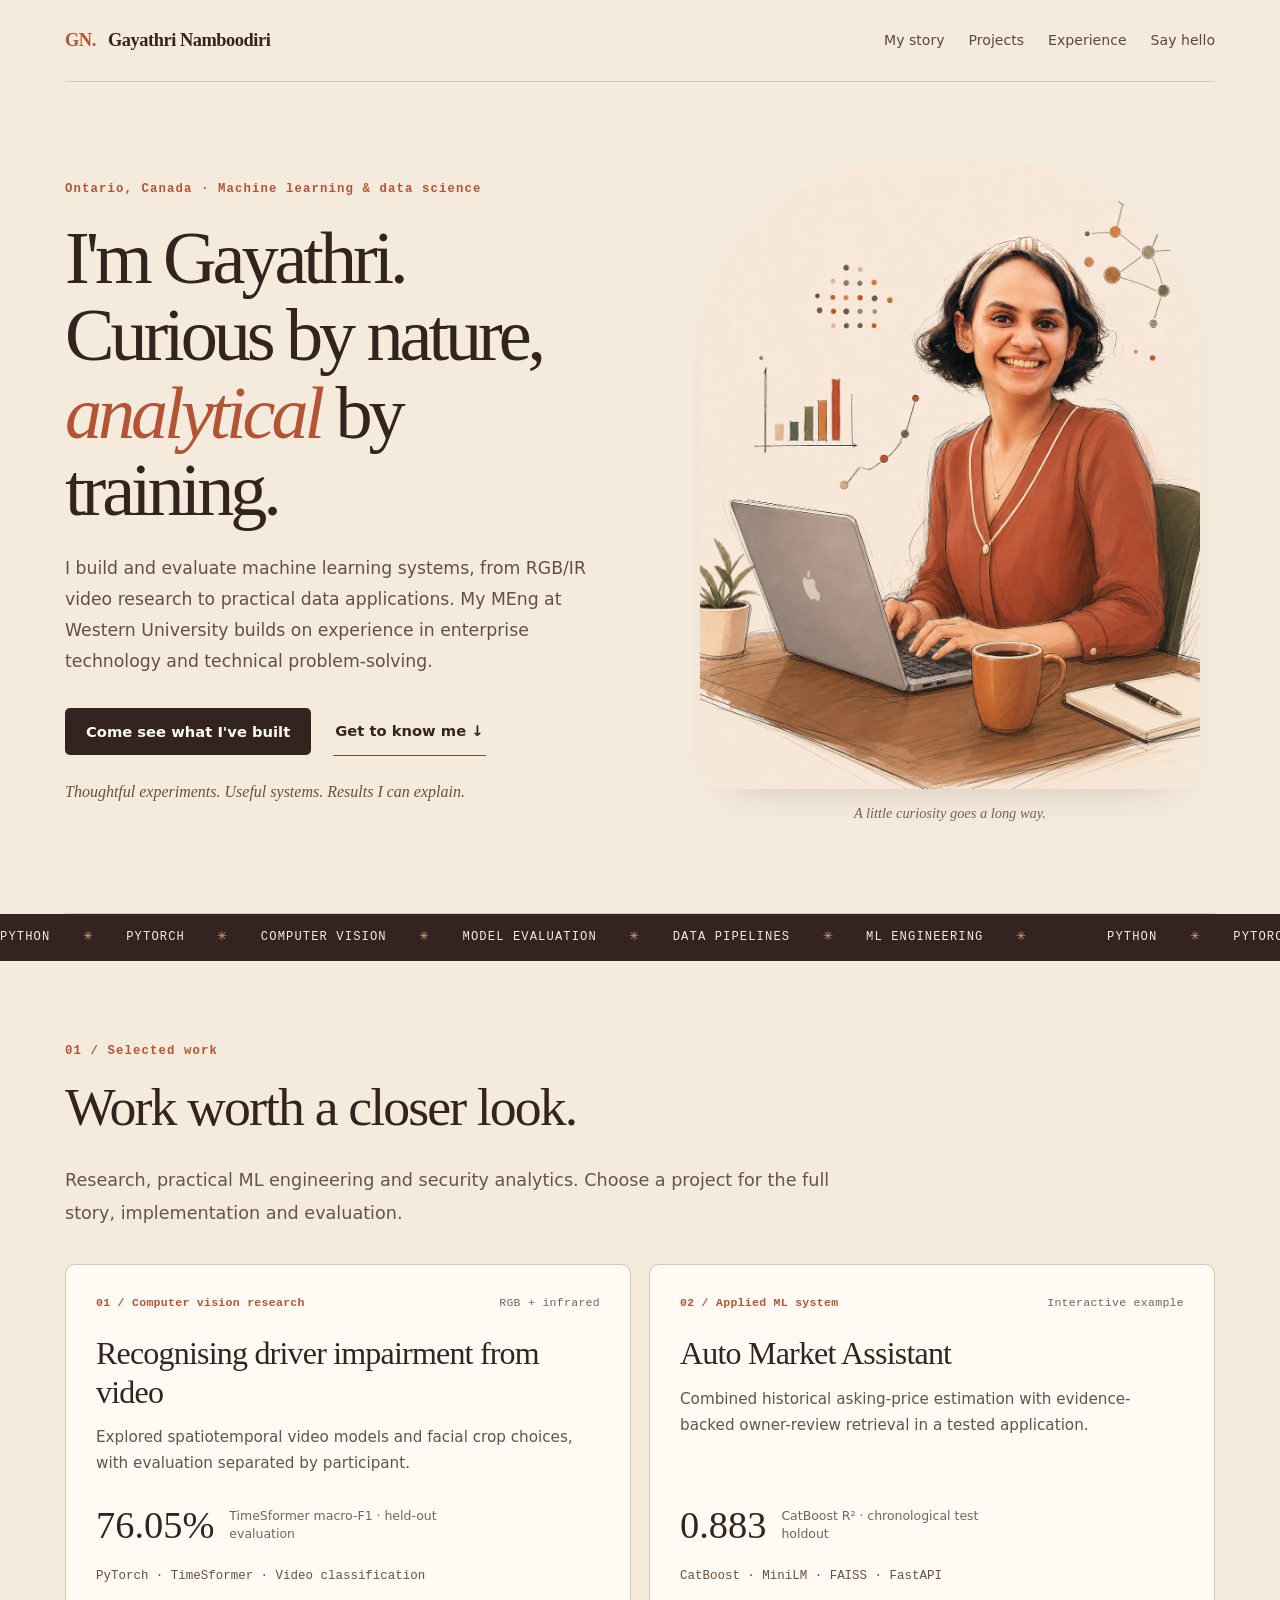
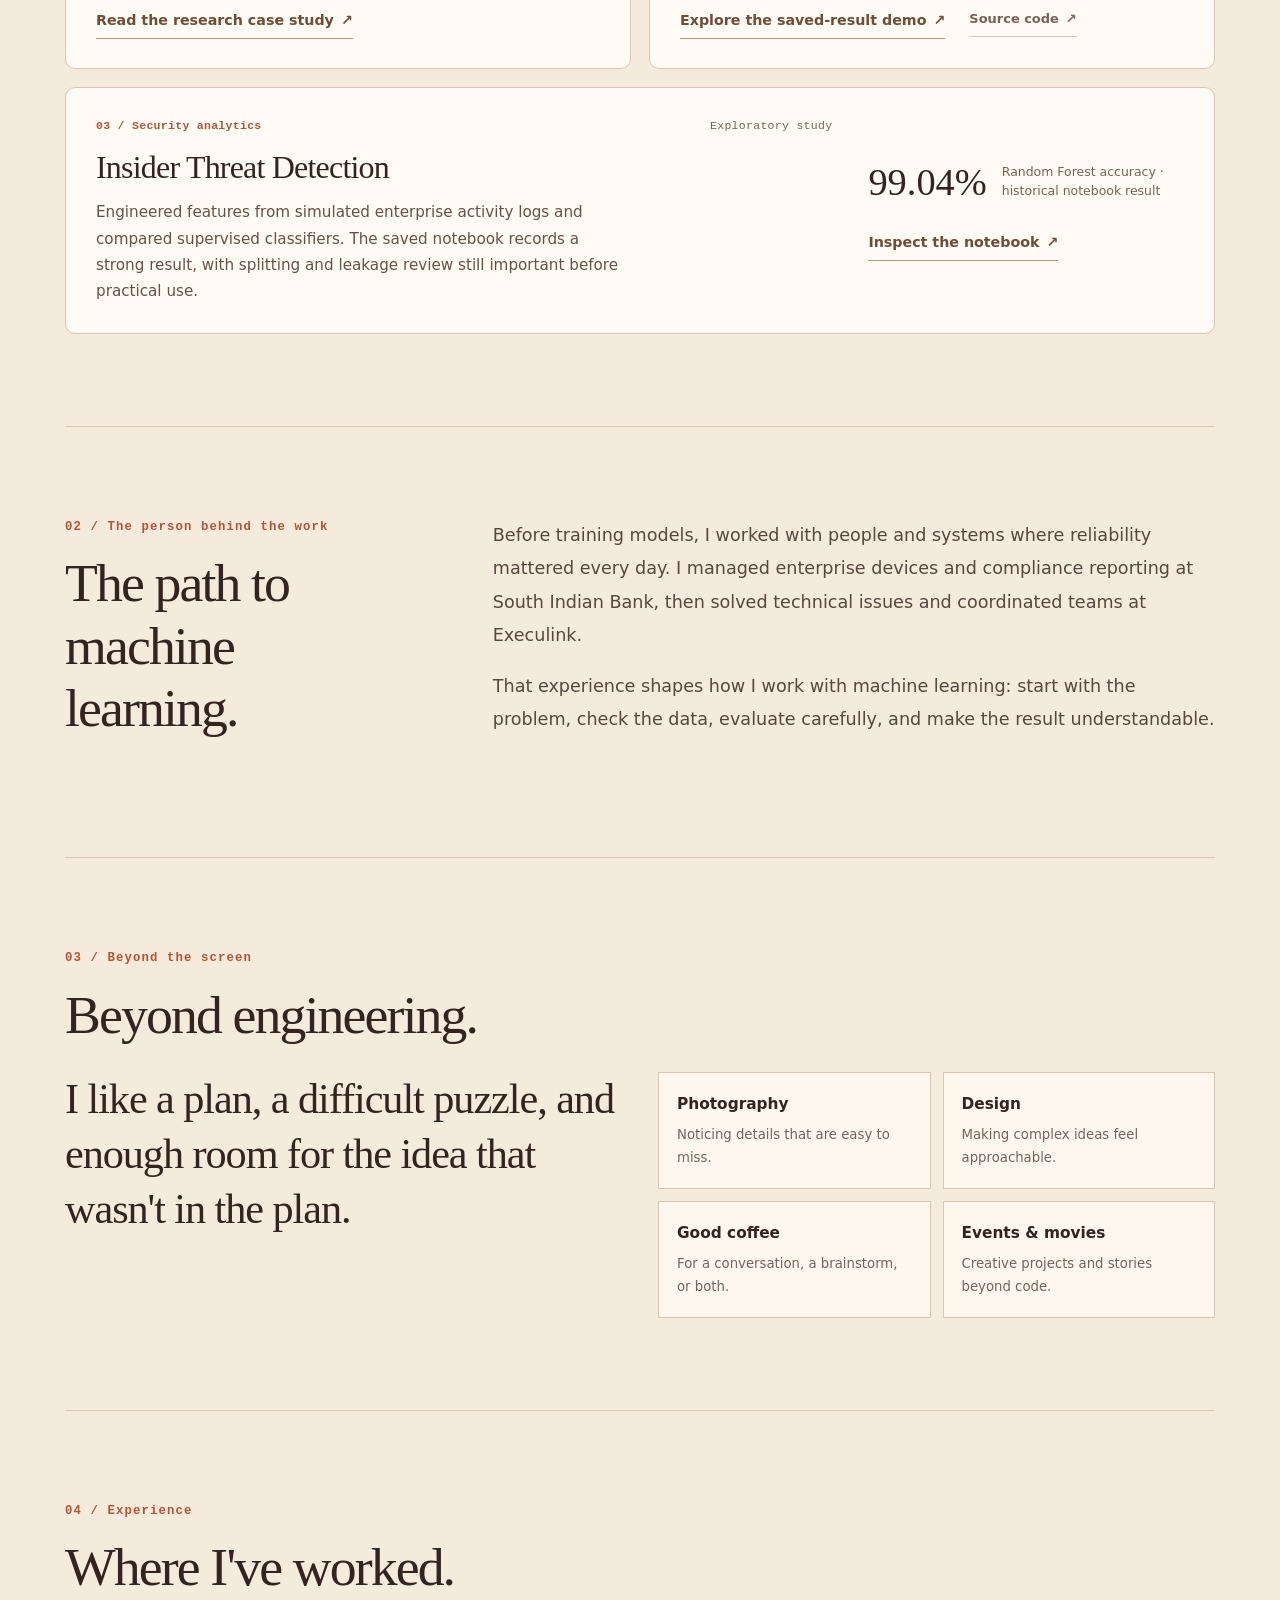
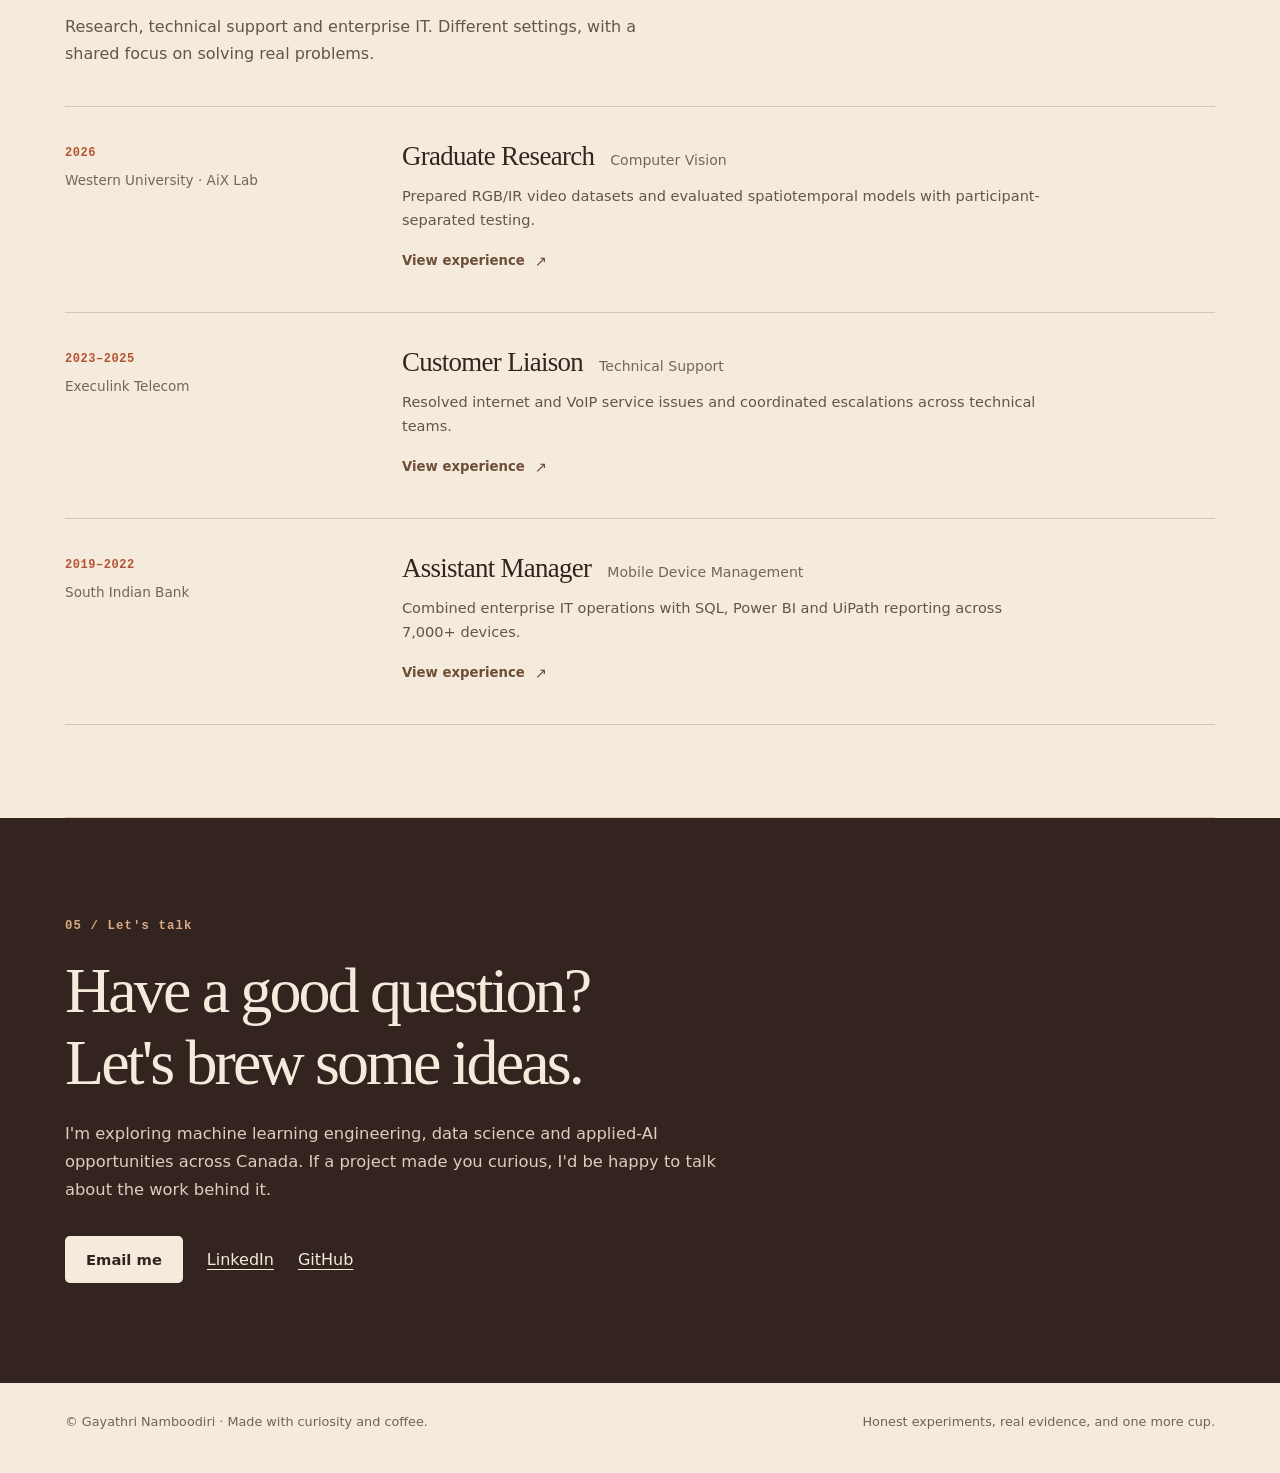
<file: index.html>
<!doctype html>
<html lang="en">
<head>
<meta charset="utf-8">
<meta name="viewport" content="width=device-width, initial-scale=1">
<meta name="description" content="Meet Gayathri Namboodiri: coffee, curiosity, and the stories behind her machine learning research and engineering projects.">
<meta name="theme-color" content="#f5ebdd">
<meta property="og:title" content="Gayathri Namboodiri | Coffee, curiosity and machine learning">
<meta property="og:description" content="A personal portfolio about the questions, experiments and engineering decisions behind my work.">
<title>Gayathri Namboodiri | Coffee, Curiosity & Machine Learning</title>
<link rel="stylesheet" href="/styles/coffee.css">

</head>
<body>
<div class="read-progress" aria-hidden="true" id="readProgress"></div>
<main id="top">
<div class="shell">
<header class="nav">
<a class="brand" href="#top" aria-label="Back to top"><span>GN.</span> Gayathri Namboodiri</a>
<nav class="navlinks" aria-label="Main navigation"><a href="#story">My story</a><a href="#work">Projects</a><a href="#experience">Experience</a><a href="#contact">Say hello</a></nav>
</header>
<section class="hero" aria-labelledby="hello-title">
<div class="hero-copy">
<div class="eyebrow">Ontario, Canada · Machine learning &amp; data science</div>
<h1 id="hello-title">I'm Gayathri.<br/>Curious by nature, <em>analytical</em> by training.</h1>
<p class="hero-text">I build and evaluate machine learning systems, from RGB/IR video research to practical data applications. My MEng at Western University builds on experience in enterprise technology and technical problem-solving.</p>
<div class="hero-actions"><a class="cta primary" href="#work">Come see what I've built</a><a class="cta text" href="#story">Get to know me ↓</a></div>
<p class="handwritten">Thoughtful experiments. Useful systems. Results I can explain.</p>
</div>
<figure class="portrait-wrap">
<div class="portrait-stage">
<img src="/assets/gayathri-coffee-portrait.png" alt="Illustration of Gayathri at her laptop, with coffee and colourful data plots" width="1118" height="1407" fetchpriority="high">
</div>
<figcaption class="portrait-caption">A little curiosity goes a long way.</figcaption>
</figure>
</section>
</div>
<div class="ticker" aria-hidden="true"><div class="ticker-inner">
<span>PYTHON <i>✳</i> PYTORCH <i>✳</i> COMPUTER VISION <i>✳</i> MODEL EVALUATION <i>✳</i> DATA PIPELINES <i>✳</i> ML ENGINEERING <i>✳</i></span><span>PYTHON <i>✳</i> PYTORCH <i>✳</i> COMPUTER VISION <i>✳</i> MODEL EVALUATION <i>✳</i> DATA PIPELINES <i>✳</i> ML ENGINEERING <i>✳</i></span>
</div></div>
<div class="shell">
<section id="work" aria-labelledby="work-title" class="featured-work">
<div class="works-header reveal">
<div class="section-kicker">01 / Selected work</div>
<h2 class="section-title" id="work-title">Work worth a closer look.</h2>
<p class="section-intro">Research, practical ML engineering and security analytics. Choose a project for the full story, implementation and evaluation.</p>
</div>
<div class="feature-grid">
<article class="feature-card reveal" id="research">
<div class="feature-topline"><span>01 / Computer vision research</span><span>RGB + infrared</span></div>
<h3>Recognising driver impairment from video</h3>
<p>Explored spatiotemporal video models and facial crop choices, with evaluation separated by participant.</p>
<div class="feature-proof"><strong>76.05%</strong><span>TimeSformer macro-F1 · held-out evaluation</span></div>
<p class="feature-stack">PyTorch · TimeSformer · Video classification</p>
<a class="feature-link" href="/driver-impairment-research.html">Read the research case study <span aria-hidden="true">↗</span></a>
</article>
<article class="feature-card reveal" id="market">
<div class="feature-topline"><span>02 / Applied ML system</span><span>Interactive example</span></div>
<h3>Auto Market Assistant</h3>
<p>Combined historical asking-price estimation with evidence-backed owner-review retrieval in a tested application.</p>
<div class="feature-proof"><strong>0.883</strong><span>CatBoost R² · chronological test holdout</span></div>
<p class="feature-stack">CatBoost · MiniLM · FAISS · FastAPI</p>
<div class="feature-actions"><a class="feature-link" href="/auto-market-assistant.html">Explore the saved-result demo <span aria-hidden="true">↗</span></a><a class="feature-link feature-link-secondary" href="https://github.com/gnambood/auto-market-assistant">Source code <span aria-hidden="true">↗</span></a></div>
</article>
<article class="feature-card feature-card-wide reveal" id="security">
<div>
<div class="feature-topline"><span>03 / Security analytics</span><span>Exploratory study</span></div>
<h3>Insider Threat Detection</h3>
<p>Engineered features from simulated enterprise activity logs and compared supervised classifiers. The saved notebook records a strong result, with splitting and leakage review still important before practical use.</p>
</div>
<div class="feature-wide-right">
<div class="feature-proof"><strong>99.04%</strong><span>Random Forest accuracy · historical notebook result</span></div>
<a class="feature-link" href="https://github.com/gnambood/Insider_Threat_Detection">Inspect the notebook <span aria-hidden="true">↗</span></a>
</div>
</article>
</div>
</section>
<section id="story" aria-labelledby="story-title" class="short-story">
<div class="personal-grid">
<div class="personal-aside reveal">
<div class="section-kicker">02 / The person behind the work</div>
<h2 class="section-title" id="story-title">The path to machine learning.</h2>
</div>
<div class="personal-copy reveal">
<p>Before training models, I worked with people and systems where reliability mattered every day. I managed enterprise devices and compliance reporting at South Indian Bank, then solved technical issues and coordinated teams at Execulink.</p>
<p>That experience shapes how I work with machine learning: start with the problem, check the data, evaluate carefully, and make the result understandable.</p>
</div>
</div>
</section>
<section id="about" aria-labelledby="about-title">
<div class="section-kicker">03 / Beyond the screen</div>
<h2 class="section-title" id="about-title">Beyond engineering.</h2>
<div class="interest-grid">
<p class="about-quote reveal">I like a plan, a difficult puzzle, and enough room for the idea that wasn't in the plan.</p>
<div class="interests reveal">
<div><b>Photography</b><span>Noticing details that are easy to miss.</span></div>
<div><b>Design</b><span>Making complex ideas feel approachable.</span></div>
<div><b>Good coffee</b><span>For a conversation, a brainstorm, or both.</span></div>
<div><b>Events &amp; movies</b><span>Creative projects and stories beyond code.</span></div>
</div></div>
</section>

<section id="experience" class="experience-section" aria-labelledby="experience-title">
<div class="section-kicker">04 / Experience</div>
<h2 class="section-title" id="experience-title">Where I've worked.</h2>
<p class="section-intro">Research, technical support and enterprise IT. Different settings, with a shared focus on solving real problems.</p>
<div class="experience-list reveal">
<article class="experience-entry">
<div class="experience-meta"><time datetime="2026">2026</time><span>Western University · AiX Lab</span></div>
<div class="experience-main"><h3>Graduate Research <span>Computer Vision</span></h3>
<p>Prepared RGB/IR video datasets and evaluated spatiotemporal models with participant-separated testing.</p>
<details class="experience-detail"><summary>View experience</summary><div class="experience-more">
<p>Prepared synchronized facial video clips and compared TimeSformer, Video Swin and ViViT experiments using PyTorch and university GPU resources. Evaluated results with accuracy, macro-F1 and confusion matrices, and documented preprocessing and experimental choices.</p>
<a href="/driver-impairment-research.html">Explore the research case study</a>
</div></details></div>
</article>
<article class="experience-entry">
<div class="experience-meta"><time datetime="2023">2023–2025</time><span>Execulink Telecom</span></div>
<div class="experience-main"><h3>Customer Liaison <span>Technical Support</span></h3>
<p>Resolved internet and VoIP service issues and coordinated escalations across technical teams.</p>
<details class="experience-detail"><summary>View experience</summary><div class="experience-more">
<p>Investigated network, hardware and software problems, explained troubleshooting steps to customers, and worked with internal teams and vendors on unresolved cases. Provided backup coverage for Customer Experience Specialist duties while managing day-to-day support priorities.</p>
</div></details></div>
</article>
<article class="experience-entry">
<div class="experience-meta"><time datetime="2019">2019–2022</time><span>South Indian Bank</span></div>
<div class="experience-main"><h3>Assistant Manager <span>Mobile Device Management</span></h3>
<p>Combined enterprise IT operations with SQL, Power BI and UiPath reporting across 7,000+ devices.</p>
<details class="experience-detail"><summary>View experience</summary><div class="experience-more">
<p>Combined IBM MaaS360 exports with employee and inventory data, used SQL, Excel and Power Query to reconcile records, developed Power BI dashboards with DAX, and automated daily reports using UiPath. Contributed to improving device compliance from 92% to 98.8%, while coordinating off-hours policy and software updates to avoid scheduled downtime.</p>
</div></details></div>
</article>
</div>
</section>
</div>
<section id="contact" class="contact" aria-labelledby="contact-title">
<div class="shell">
<div class="section-kicker">05 / Let's talk</div>
<h2 id="contact-title">Have a good question?<br/>Let's brew some ideas.</h2>
<p>I'm exploring machine learning engineering, data science and applied-AI opportunities across Canada. If a project made you curious, I'd be happy to talk about the work behind it.</p>
<div class="contact-actions"><a class="cta primary" href="mailto:gayathripnambu@gmail.com">Email me</a><a href="https://www.linkedin.com/in/gayathripn/">LinkedIn</a><a href="https://github.com/gnambood">GitHub</a></div>
</div>
</section>
</main>
<div class="shell">
<footer class="footer"><span>© Gayathri Namboodiri · Made with curiosity and coffee.</span><span>Honest experiments, real evidence, and one more cup.</span></footer>
</div>
<script src="/scripts/coffee-motion.js" defer></script>
</body>
</html>
</file>
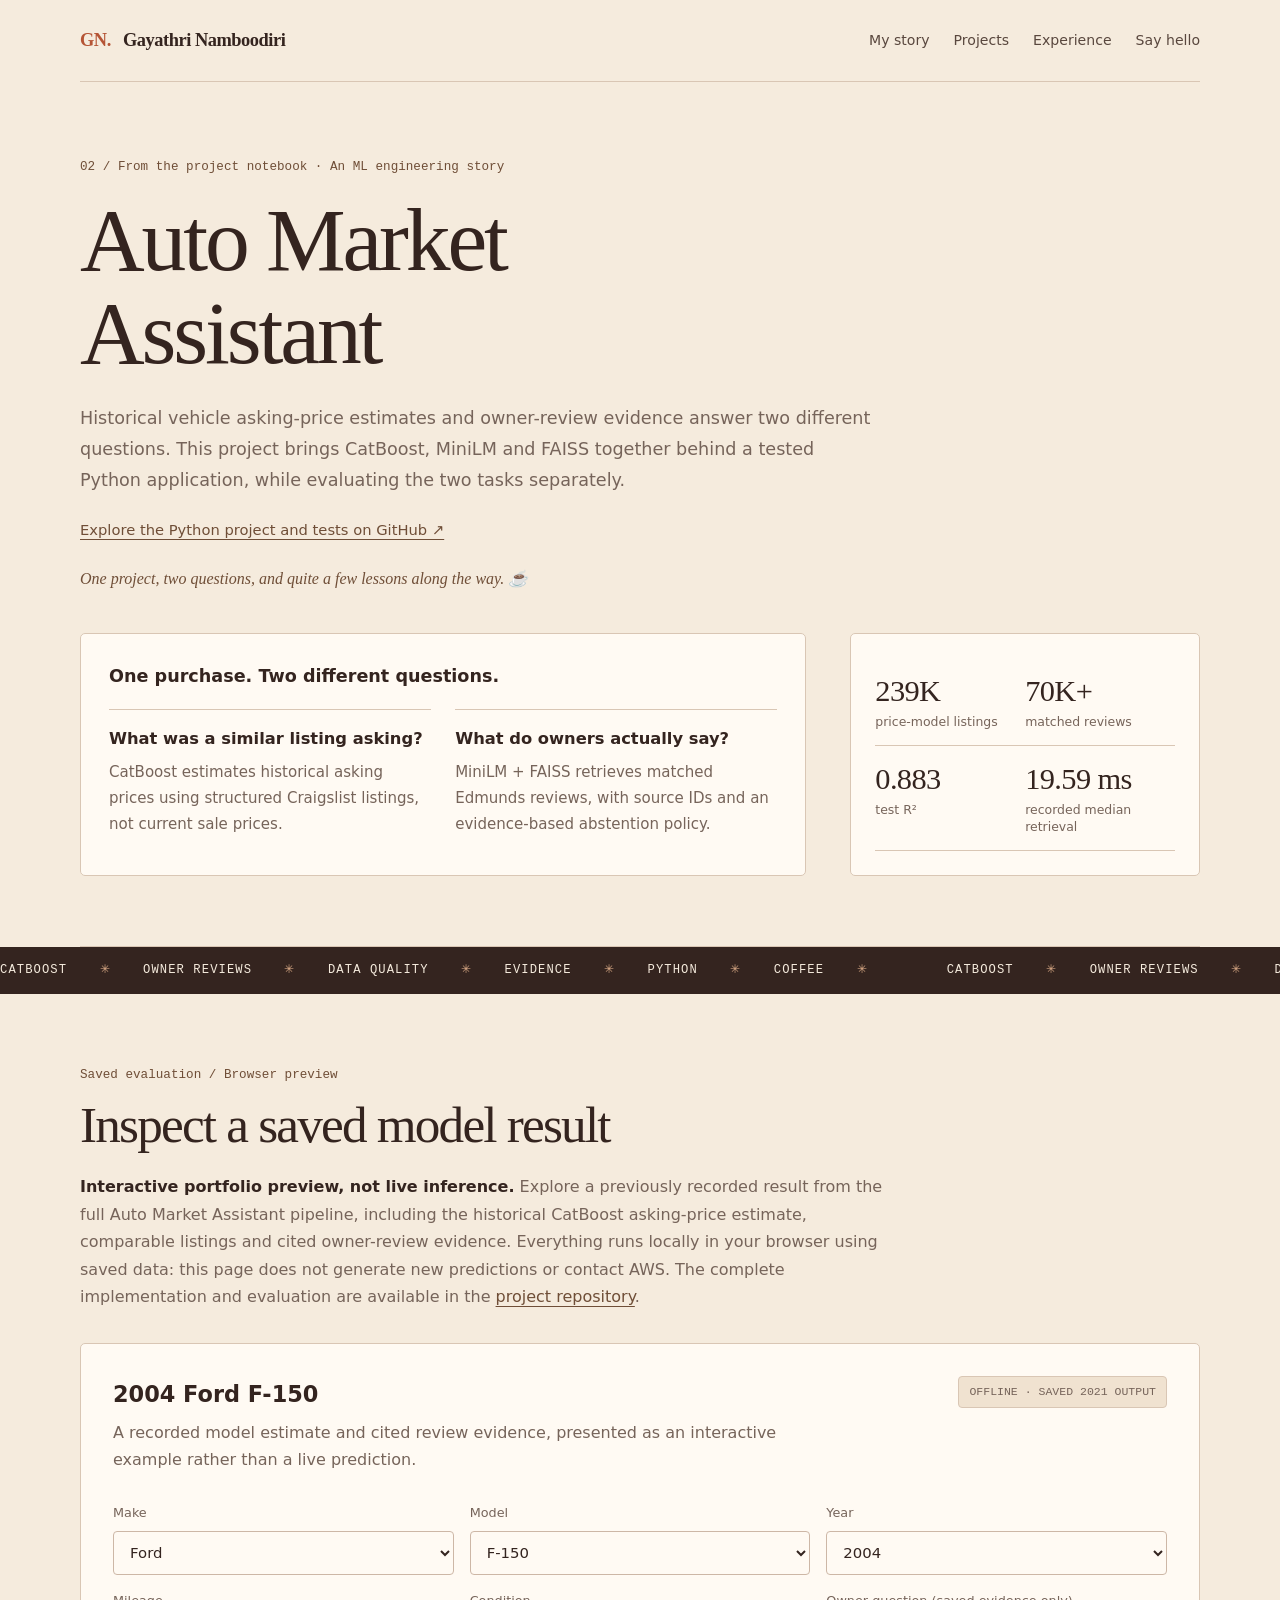
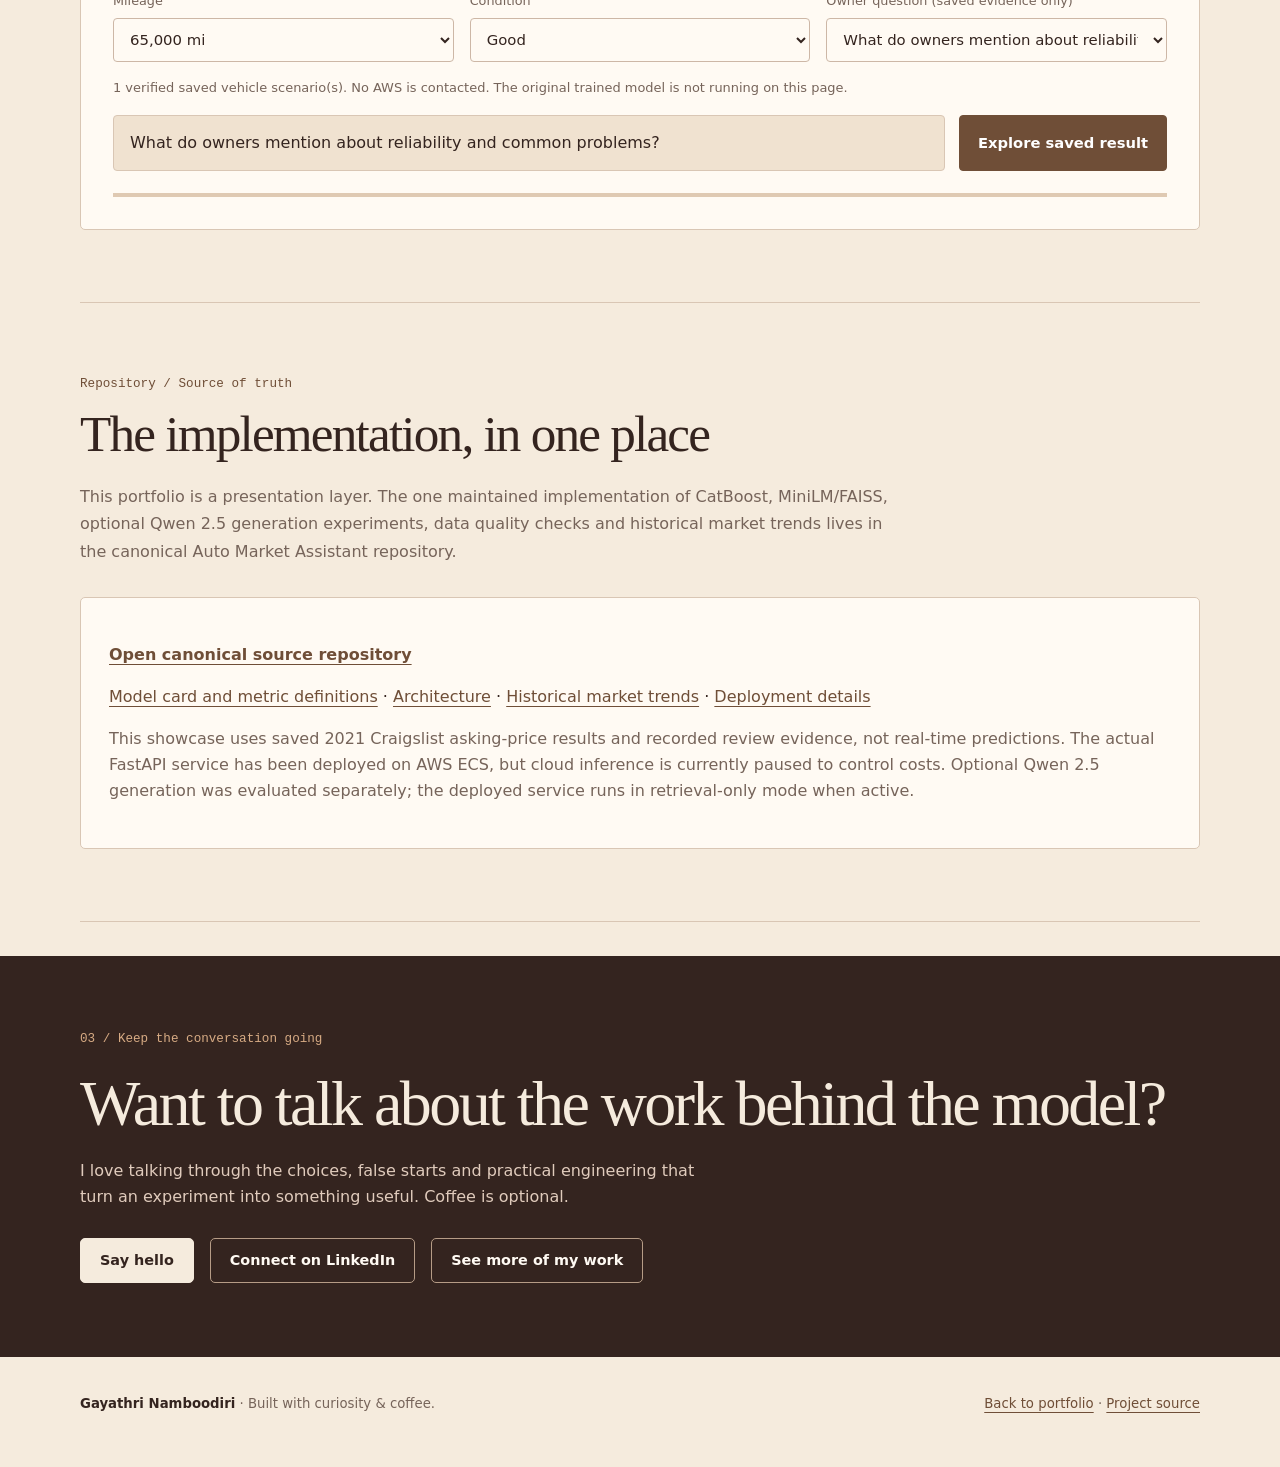
<file: auto-market-assistant.html>
<!DOCTYPE html>
<html lang="en">
<head>
<meta charset="utf-8" />
<meta name="viewport" content="width=device-width,initial-scale=1" />
<meta name="description" content="Auto Market Assistant — a Python ML application for historical vehicle asking prices and cited owner-review evidence." />
<meta name="theme-color" content="#f5ebdd" />
<meta property="og:title" content="Auto Market Assistant | Gayathri Namboodiri" />
<meta property="og:description" content="An evidence-led case study on vehicle pricing, owner-review retrieval, and the decisions behind an ML application." />
<title>Auto Market Assistant | Gayathri Namboodiri</title>
<style>

:root{color-scheme:light;--bg:#f5ebdd;--panel:#fffaf3;--panel2:#f0e2d0;--text:#34241f;--muted:#76645a;--line:#d9c6b4;--accent:#6f4e37;--accent2:#b55435;--warn:#8c642c;--good:#526d46}
*{box-sizing:border-box}
html{scroll-behavior:smooth}
body{margin:0;background:var(--bg);color:var(--text);font:16px/1.62 system-ui,-apple-system,"Segoe UI",sans-serif;-webkit-font-smoothing:antialiased}
a{color:var(--accent);text-underline-offset:4px}
a:focus-visible,button:focus-visible,select:focus-visible{outline:2px solid var(--accent);outline-offset:3px}
.wrap{width:min(1120px,calc(100% - 48px));margin:0 auto}
.nav{display:flex;justify-content:space-between;align-items:center;gap:20px;padding:20px 0;border-bottom:1px solid var(--line)}
.brand{font-weight:600;font-size:.95rem}
.home{font-size:.9rem;text-decoration:none}
.hero{padding:76px 0 70px;border-bottom:1px solid var(--line)}
.eyebrow{font:500 .79rem/1.5 ui-monospace,"SFMono-Regular",Consolas,monospace;color:var(--accent);letter-spacing:0}
.hero h1,.section h2{font-family:Georgia,"Times New Roman",serif;font-weight:400;letter-spacing:-.035em}
.hero h1{font-size:clamp(3.4rem,7vw,6rem);line-height:1.04;margin:16px 0 24px;max-width:800px}
.lead{color:var(--muted);font-size:1.1rem;max-width:800px;line-height:1.75}
.hero .sub{font-size:.92rem;margin-top:22px}
.hero-grid{display:grid;grid-template-columns:minmax(0,1.35fr) minmax(270px,.65fr);gap:44px;margin-top:42px}
.card{background:var(--panel);border:1px solid var(--line);border-radius:5px}
.story{padding:28px}
.story h3{margin:0 0 18px;font-size:1.1rem;font-weight:600}
.twoq{display:grid;grid-template-columns:repeat(2,minmax(0,1fr));gap:24px}
.q{border-top:1px solid var(--line);padding-top:16px}
.q b{display:block;font-weight:600;font-size:1.02rem;margin-bottom:7px}
.q span{color:var(--muted);font-size:.94rem}
.metrics{display:grid;grid-template-columns:repeat(2,minmax(0,1fr));gap:0;padding:24px}
.metric{padding:14px 10px 14px 0;border-bottom:1px solid var(--line)}
.metric strong{display:block;font:500 1.9rem/1.25 Georgia,serif;letter-spacing:-.02em;font-variant-numeric:tabular-nums}
.metric span{display:block;color:var(--muted);font-size:.78rem;line-height:1.4;margin-top:3px}
.section{padding:72px 0;border-bottom:1px solid var(--line)}
.section h2{font-size:clamp(2.15rem,4vw,3.3rem);line-height:1.18;margin:10px 0 18px}
.section-intro{max-width:810px;color:var(--muted);margin-bottom:32px;line-height:1.72}
.section-intro strong{font-weight:600;color:var(--text)}
.flow{display:grid;grid-template-columns:repeat(5,1fr);gap:12px}
.step{border-top:1px solid var(--line);padding:18px 12px 14px}
.step small{display:block;color:var(--accent);font:500 .78rem ui-monospace,monospace;margin-bottom:12px}
.step b{font-weight:600;font-size:.95rem}
.demo{padding:32px}
.demo-head{display:flex;justify-content:space-between;align-items:flex-start;gap:20px}
.demo-head h3{font-size:1.4rem;font-weight:600}
.demo-head .sub{max-width:670px;line-height:1.65;margin-top:8px}
.tag{display:inline-block;flex:none;font:500 .72rem/1.2 ui-monospace,monospace;border:1px solid var(--line);border-radius:4px;color:var(--muted);padding:8px 10px;background:var(--panel2);white-space:nowrap}
.controls{display:grid;grid-template-columns:repeat(3,minmax(0,1fr));gap:16px;margin:30px 0 16px}
.control{min-width:0}
.control label{display:block;color:var(--muted);font-size:.8rem;margin-bottom:7px}
.control select,.control input,.compare-control select,#metricFocus{font:inherit;font-size:.93rem;width:100%;min-height:44px;background:#fffaf3;color:var(--text);border:1px solid #cdb7a6;border-radius:4px;padding:10px 12px}
.control select option{background:var(--panel);color:var(--text)}
.control input::placeholder{color:var(--muted)}
.custom-question{display:none;grid-column:span 2}
.demo-mode{font-size:.81rem;color:var(--muted);margin:12px 0}
.prompt{display:flex;gap:14px;margin-top:16px}
.prompt-box{flex:1;min-width:0;border:1px solid var(--line);background:var(--panel2);padding:14px 16px;border-radius:4px;color:var(--text)}
.btn{flex:none;min-height:48px;padding:12px 18px;border:1px solid var(--accent);border-radius:4px;color:#fff;background:var(--accent);font-family:inherit;font-weight:600;font-size:.92rem;line-height:1.2;cursor:pointer}
.btn:hover{background:#367464}
.btn:disabled{opacity:.5;cursor:wait}
.progress{height:4px;background:#dfc9b2;margin-top:22px;overflow:hidden}
.bar{height:100%;width:0;background:var(--accent);transition:width .75s ease}
.results{display:none;margin-top:30px}
.results.show{display:block;animation:rise .35s ease}
@keyframes rise{from{opacity:0;transform:translateY(5px)}to{opacity:1;transform:none}}
.result-grid{display:grid;grid-template-columns:minmax(0,.83fr) minmax(0,1.17fr);gap:20px}
.price-card,.review-card{padding:24px;border:1px solid var(--line);border-radius:4px;background:#fff}
.price-card{background:var(--panel2)}
.big-price{font:500 3.1rem/1.1 Georgia,serif;font-variant-numeric:tabular-nums;letter-spacing:-.035em;margin:12px 0 8px}
.sub{color:var(--muted)}
.gauge{height:8px;position:relative;background:#dfc9b2;margin:34px 4px 18px}
.pin{position:absolute;top:-7px;left:27%;height:22px;width:3px;background:var(--accent)}
.pin:after{content:attr(data-label);position:absolute;top:25px;left:50%;transform:translateX(-50%);font-size:.74rem;white-space:nowrap;color:var(--text)}
.range{display:flex;justify-content:space-between;gap:12px;color:var(--muted);font-size:.8rem}
.review-card h3{font-size:1.25rem;font-weight:600;margin-top:12px;line-height:1.35}
.answer{font-size:.98rem;line-height:1.75;white-space:pre-line}
.suggestion{display:none;margin-top:14px;padding:12px 14px;background:var(--panel2);border-left:2px solid var(--accent);color:var(--text)}
.suggestion.show{display:block}
.suggestion b{color:var(--accent)}
.sources{display:grid;gap:10px;margin-top:18px}
.source{width:100%;text-align:left;cursor:pointer;color:var(--text);background:#fff7ee;border:1px solid var(--line);border-radius:4px;padding:12px 14px;font:inherit;font-size:.88rem}
.source:hover,.source[aria-pressed=true]{border-color:var(--accent);background:#f1dfce}
.source b{color:var(--accent);font-weight:600}
.source-meta{color:var(--muted);font-size:.78rem;margin-top:4px}
.source-excerpt{margin-top:8px;line-height:1.55}
.source-detail{font-size:.82rem;color:var(--muted);padding:12px;border-top:1px solid var(--line);margin-top:12px}
.verified{display:inline-flex;align-items:center;gap:8px;color:var(--good);font-weight:600;font-size:.83rem;margin-top:16px}
.compare-control{margin-top:24px;padding-top:18px;border-top:1px solid var(--line)}
.compare-control label,#metrics label{display:block;color:var(--muted);font-size:.82rem;margin-bottom:8px}
.compare-control p{margin:12px 0 0}
#benchmarkDifference{color:var(--text);font:500 1.55rem Georgia,serif;display:block}
.tabs{display:flex;flex-wrap:wrap;gap:10px;margin-top:24px;border-bottom:1px solid var(--line)}
.tab{border:0;border-bottom:2px solid transparent;background:transparent;color:var(--muted);padding:12px 3px;margin-right:16px;font-family:inherit;font-weight:500;font-size:.9rem;line-height:1.3;cursor:pointer}
.tab.active{border-bottom-color:var(--accent);color:var(--text)}
.tabpane{display:none;margin-top:20px;padding:24px;background:var(--panel2);border-radius:4px}
.tabpane.active{display:block}
.mini-flow{display:flex;align-items:center;gap:8px;flex-wrap:wrap}
.node{border:1px solid #d9c6b4;background:#fffaf3;padding:8px 10px;font-size:.85rem;border-radius:3px}
.arrow{color:var(--accent)}
.metric-strip{display:grid;grid-template-columns:repeat(3,minmax(0,1fr));gap:14px}
.timeline{display:grid;grid-template-columns:repeat(4,minmax(0,1fr));gap:20px}
.phase{border-top:1px solid var(--line);padding-top:18px}
.phase .n{font:500 .81rem ui-monospace,monospace;color:var(--accent)}
.phase p{font-size:.92rem;color:var(--muted)}
.note{margin-top:18px;padding:16px 20px;border-left:2px solid #b69d78;background:#f0ede5;color:var(--text)}
.barplot{margin:20px 0}
.bar-row{margin:14px 0}
.bar-head{display:flex;justify-content:space-between;gap:12px;font-size:.87rem}
.metric-track{height:8px;background:#e2ccba;margin-top:6px;overflow:hidden}
.metric-fill{height:100%;background:var(--accent)}
.footer{padding:36px 0 52px;color:var(--muted);font-size:.83rem}
.footer strong{color:var(--text);font-weight:600}
@media(max-width:900px){.hero-grid,.result-grid{grid-template-columns:1fr}.flow{grid-template-columns:repeat(2,1fr)}.timeline{grid-template-columns:repeat(2,1fr)}}
@media(max-width:650px){.wrap{width:calc(100% - 32px)}.nav{align-items:flex-start;flex-direction:column;gap:12px}.hero{padding:56px 0 52px}.hero h1{font-size:clamp(3.1rem,12vw,4.3rem)}.hero-grid{gap:16px}.twoq,.controls,.flow,.timeline,.metric-strip{grid-template-columns:1fr}.demo{padding:20px}.demo-head{flex-direction:column}.custom-question{grid-column:auto}.prompt{flex-direction:column}.btn{width:100%}.section{padding:52px 0}.story{padding:22px}.metric{padding:12px 6px 12px 0}}
.embed-mode body{background:var(--bg)}
.embed-mode .nav,.embed-mode .hero,.embed-mode .section:not(#demo),.embed-mode .footer{display:none!important}
.embed-mode #demo{padding:24px 0;border-bottom:0}
.embed-mode .wrap{width:min(1120px,calc(100% - 24px))}
@media(prefers-reduced-motion:reduce){html{scroll-behavior:auto}.bar{transition:none}.results.show{animation:none}}


/* Subtle warm notes and link tone shared with the main coffee-themed portfolio. */
.nav{border-bottom:1px solid var(--line)}
.hero{position:relative}
.hero h1{font-style:normal}
.card.story{background:var(--panel)}
.source[aria-pressed="true"]{background:#f3e5d6}

/* Shared coffee portfolio chrome: same design language as the homepage. */
.case-nav{min-height:82px;display:flex;align-items:center;justify-content:space-between;gap:24px;border-bottom:1px solid var(--line)}
.case-brand{font-family:Georgia,"Times New Roman",serif;font-size:1.15rem;font-weight:bold;letter-spacing:-.025em;text-decoration:none;color:var(--text)}
.case-brand span{color:var(--accent2);margin-right:8px}
.case-navlinks{display:flex;gap:24px;flex-wrap:wrap}
.case-navlinks a{font-size:.88rem;text-decoration:none;color:#59473e}
.case-navlinks a:hover,.case-navlinks a[aria-current="page"]{color:var(--accent2)}
.case-progress{position:fixed;top:0;left:0;width:100%;height:3px;background:var(--accent2);transform:scaleX(0);transform-origin:left;z-index:100}
.case-hero-note{font:italic 1rem/1.5 Georgia,serif;color:var(--accent);margin-top:26px}
.case-ticker{background:#34241f;color:#f5ebdd;overflow:hidden;white-space:nowrap;font:500 .76rem/1.4 Consolas,monospace;letter-spacing:.09em;padding:15px 0;margin:0 calc(50% - 50vw)}
.case-ticker-track{width:max-content;animation:case-ticker 42s linear infinite}
.case-ticker-track span{padding-right:55px}
.case-ticker-track i{color:#d6a784;font-style:normal;padding:0 24px}
@keyframes case-ticker{to{transform:translateX(-50%)}}
.case-contact{background:#34241f;color:#f5ebdd;padding:74px max(24px,calc((100vw - 1120px)/2));margin:34px calc(50% - 50vw) 0}
.case-contact .eyebrow{color:#d7ab84}
.case-contact h2{font:400 clamp(2.5rem,5vw,4.5rem)/1.15 Georgia,serif;letter-spacing:-.04em;margin:18px 0}
.case-contact p{color:#e0cbbc;max-width:650px}
.case-contact-links{display:flex;flex-wrap:wrap;gap:16px;margin-top:28px}
.case-contact-links a{display:inline-flex;min-height:44px;align-items:center;padding:10px 19px;border:1px solid #b69c86;border-radius:5px;color:#fffaf3;text-decoration:none;font-weight:600;font-size:.9rem}
.case-contact-links a:first-child{background:#f5ebdd;color:#34241f;border-color:#f5ebdd}
.case-contact-links a:hover{transform:translateY(-2px)}
.case-footer{display:flex;justify-content:space-between;gap:16px;flex-wrap:wrap}
.case-footer a{color:var(--accent)}
.case-reveal{animation:case-rise .7s ease both}
@keyframes case-rise{from{opacity:0;transform:translateY(16px)}to{opacity:1;transform:none}}
.embed-mode .case-nav,.embed-mode .case-ticker,.embed-mode .case-contact,.embed-mode .case-progress{display:none!important}
@media(max-width:650px){.case-nav{min-height:76px;align-items:flex-start;flex-direction:column;gap:12px;padding:15px 0}.case-navlinks{gap:15px}.case-navlinks a{font-size:.82rem}.case-contact{padding:60px 24px}}
@media(prefers-reduced-motion:reduce){.case-ticker-track{animation:none}.case-reveal{animation:none}.case-contact-links a:hover{transform:none}}
</style>
</head>
<body>
<div class="case-progress" id="caseProgress" aria-hidden="true"></div>
<div class="wrap">
  <nav class="case-nav" aria-label="Main navigation">
    <a class="case-brand" href="/"><span>GN.</span> Gayathri Namboodiri</a>
    <div class="case-navlinks"><a href="/#story">My story</a><a href="/#work">Projects</a><a href="/#experience">Experience</a><a href="/#contact">Say hello</a></div>
  </nav>

  <header class="hero case-reveal">
    <div class="eyebrow">02 / From the project notebook · An ML engineering story</div>
    <h1>Auto Market<br/>Assistant</h1>
    <p class="lead">Historical vehicle asking-price estimates and owner-review evidence answer two different questions. This project brings CatBoost, MiniLM and FAISS together behind a tested Python application, while evaluating the two tasks separately.</p>
    <p class="sub"><a href="https://github.com/gnambood/auto-market-assistant" target="_blank" rel="noopener noreferrer">Explore the Python project and tests on GitHub ↗</a></p>
    <p class="case-hero-note">One project, two questions, and quite a few lessons along the way. ☕</p>
    <div class="hero-grid">
      <div class="card story">
        <h3>One purchase. Two different questions.</h3>
        <div class="twoq">
          <div class="q"><b>What was a similar listing asking?</b><span>CatBoost estimates historical asking prices using structured Craigslist listings, not current sale prices.</span></div>
          <div class="q"><b>What do owners actually say?</b><span>MiniLM + FAISS retrieves matched Edmunds reviews, with source IDs and an evidence-based abstention policy.</span></div>
        </div>
      </div>
      <div class="card metrics">
        <div class="metric"><strong>239K</strong><span>price-model listings</span></div>
        <div class="metric"><strong>70K+</strong><span>matched reviews</span></div>
        <div class="metric"><strong>0.883</strong><span>test R²</span></div>
        <div class="metric"><strong>19.59 ms</strong><span>recorded median retrieval</span></div>
      </div>
    </div>
  </header>

  <div class="case-ticker" aria-hidden="true"><div class="case-ticker-track"><span>CATBOOST <i>✳</i> OWNER REVIEWS <i>✳</i> DATA QUALITY <i>✳</i> EVIDENCE <i>✳</i> PYTHON <i>✳</i> COFFEE <i>✳</i></span><span>CATBOOST <i>✳</i> OWNER REVIEWS <i>✳</i> DATA QUALITY <i>✳</i> EVIDENCE <i>✳</i> PYTHON <i>✳</i> COFFEE <i>✳</i></span></div></div>
  <section class="section" id="demo">
    <div class="eyebrow">Saved evaluation / Browser preview</div>
    <h2>Inspect a saved model result</h2>
    <p class="section-intro"><strong>Interactive portfolio preview, not live inference.</strong> Explore a previously recorded result from the full Auto Market Assistant pipeline, including the historical CatBoost asking-price estimate, comparable listings and cited owner-review evidence. Everything runs locally in your browser using saved data: this page does not generate new predictions or contact AWS. The complete implementation and evaluation are available in the <a href="https://github.com/gnambood/auto-market-assistant">project repository</a>.</p>
    <div class="card demo">
      <div class="demo-head"><div><h3 id="vehicleTitle" style="margin:0">2004 Ford F-150</h3><div class="sub">A recorded model estimate and cited review evidence, presented as an interactive example rather than a live prediction.</div></div><span class="tag" id="modeTag">SAVED-RESULT DEMO</span></div>
      <div class="controls">
        <div class="control"><label for="makeSelect">Make</label><select id="makeSelect"></select></div>
        <div class="control"><label for="modelSelect">Model</label><select id="modelSelect"></select></div>
        <div class="control"><label for="yearSelect">Year</label><select id="yearSelect"></select></div>
        <div class="control"><label for="mileageSelect">Mileage</label><select id="mileageSelect"></select></div>
        <div class="control"><label for="conditionSelect">Condition</label><select id="conditionSelect"></select></div>
        <div class="control"><label for="questionSelect">Owner question (saved evidence only)</label><select id="questionSelect"></select></div>
      </div>
      <div class="demo-mode" id="dataModeNote">Loading local, precomputed results…</div>
      <div class="prompt"><div class="prompt-box" id="promptText">What do owners mention about reliability and common problems?</div><button class="btn" id="runDemo" disabled>Explore saved result</button></div>
      <div class="progress"><div class="bar" id="bar"></div></div>

      <div class="results" id="results">
        <div class="result-grid">
          <div class="price-card">
            <div class="eyebrow">Recorded price estimate</div>
            <div class="big-price" id="predPrice">$10,739</div>
            <div class="sub">model estimate</div>
            <div class="gauge"><span class="pin" id="estimatePin" data-label="$10.7k"></span></div>
            <div class="range"><span id="q1">$9,500 Q1</span><span id="q3">$14,125 Q3</span></div>
            <p style="margin-top:42px"><strong id="medianPrice">$11,995</strong> comparable median<br/><span class="sub" id="compMeta">60 saved comparable listings • 2021 market context</span></p>
            <div class="compare-control"><label for="benchmarkSelect">Compare the estimate against</label><select id="benchmarkSelect"><option value="comparable_median">Observed median</option><option value="comparable_q25">Lower quartile (Q1)</option><option value="comparable_q75">Upper quartile (Q3)</option></select><p><strong id="benchmarkDifference">—</strong><span id="benchmarkDescription" class="sub"></span></p></div>
            <p class="sub" style="font-size:.78rem">The comparable-price quartile range is not a confidence interval.</p>
          </div>
          <div class="review-card">
            <div class="eyebrow">Retrieved review evidence</div>
            <h3 id="reviewHeading">Reliability experiences were mixed.</h3>
            <p class="answer" id="reviewAnswer">Retrieved reviews included owners describing costly reliability problems as well as owners reporting long-term dependability. The system keeps the answer tied to the specific retrieved evidence instead of presenting one anecdote as universal.</p>
            <div class="suggestion" id="reviewSuggestion"></div>
            <div class="sources" id="reviewSources">
              <div class="source"><b>[edm_95c73ef84557]</b> • 2005 • “let the buyer beware.....”</div>
              <div class="source"><b>[edm_9e0350ab472a]</b> • 2004 • “Ron's Review”</div>
              <div class="source"><b>[edm_08f6175402a2]</b> • 2003 • “New F-150, problems already”</div>
            </div>
            <div class="source-detail" id="sourceDetail" role="status" aria-live="polite">Select a cited review to inspect its recorded ID, year and title. Full review text is not included in the published snapshot.</div>
            <div class="verified" id="verification">✓ Final response source IDs validated</div>
          </div>
        </div>

        <div class="tabs">
          <button class="tab active" role="tab" aria-selected="true" data-tab="pipeline">How it worked</button>
          <button class="tab" role="tab" aria-selected="false" data-tab="safety">Grounding safety</button>
          <button class="tab" role="tab" aria-selected="false" data-tab="metrics">Measured performance</button>
        </div>
        <div class="tabpane active" id="pipeline"><div class="mini-flow"><span class="node">vehicle fields</span><span class="arrow">→</span><span class="node">engineered price features</span><span class="arrow">→</span><span class="node">CatBoost</span><span class="arrow">+</span><span class="node">70,665 reviews</span><span class="arrow">→</span><span class="node">MiniLM + FAISS</span><span class="arrow">→</span><span class="node">grounded response</span></div></div>
        <div class="tabpane" id="safety"><strong>The application can abstain</strong><p class="sub">Questions first pass a capability guard that blocks exact-vehicle condition/history, current transactional data and authoritative-specification requests. In-scope questions then pass a calibrated evidence gate using max similarity, mean top-3 similarity and the number of supporting reviews. Generated source IDs are validated against the reviews that were actually retrieved.</p></div>
        <div class="tabpane" id="metrics"><label for="metricFocus">Examine project-level evaluation</label><select id="metricFocus"><option value="price">Price estimation (chronological holdout)</option><option value="retrieval">Vehicle-identity retrieval</option><option value="answerability">Answerability (weakly supervised)</option></select><div class="barplot" id="metricBars" aria-label="Saved project evaluation values"></div><p class="sub" id="metricExplanation"></p><p class="sub" style="font-size:.8rem">Metrics evaluate separate tasks, not the accuracy of this one saved vehicle example. See <a href="https://github.com/gnambood/auto-market-assistant/blob/main/MODEL_CARD.md">the model card</a>.</p></div>
      </div>
    </div>
  </section>
  <section class="section" aria-labelledby="source-heading">
    <div class="eyebrow">Repository / Source of truth</div>
    <h2 id="source-heading">The implementation, in one place</h2>
    <p class="section-intro">This portfolio is a presentation layer. The one maintained implementation of CatBoost, MiniLM/FAISS, optional Qwen 2.5 generation experiments, data quality checks and historical market trends lives in the canonical Auto Market Assistant repository.</p>
    <div class="card story">
      <p><a href="https://github.com/gnambood/auto-market-assistant"><strong>Open canonical source repository</strong></a></p>
      <p><a href="https://github.com/gnambood/auto-market-assistant/blob/main/MODEL_CARD.md">Model card and metric definitions</a> · <a href="https://github.com/gnambood/auto-market-assistant/blob/main/ARCHITECTURE.md">Architecture</a> · <a href="https://github.com/gnambood/auto-market-assistant/blob/main/MARKET_INTELLIGENCE.md">Historical market trends</a> · <a href="https://github.com/gnambood/auto-market-assistant/blob/main/DEPLOY_AWS.md">Deployment details</a></p>
      <p class="sub">This showcase uses saved 2021 Craigslist asking-price results and recorded review evidence, not real-time predictions. The actual FastAPI service has been deployed on AWS ECS, but cloud inference is currently paused to control costs. Optional Qwen 2.5 generation was evaluated separately; the deployed service runs in retrieval-only mode when active.</p>
    </div>
  </section>
  <section class="case-contact" aria-labelledby="case-contact-title">
    <div class="eyebrow">03 / Keep the conversation going</div>
    <h2 id="case-contact-title">Want to talk about the work behind the model?</h2>
    <p>I love talking through the choices, false starts and practical engineering that turn an experiment into something useful. Coffee is optional.</p>
    <div class="case-contact-links"><a href="mailto:gayathripnambu@gmail.com">Say hello</a><a href="https://www.linkedin.com/in/gayathripn/">Connect on LinkedIn</a><a href="/#work">See more of my work</a></div>
  </section>
  <footer class="footer case-footer"><span><strong>Gayathri Namboodiri</strong> · Built with curiosity &amp; coffee.</span><span><a href="/">Back to portfolio</a> · <a href="https://github.com/gnambood/auto-market-assistant">Project source</a></span></footer>
</div>
<script src="./scripts/auto-market-demo.js" defer></script>
<script defer src="./scripts/case-study-motion.js"></script>
</body>
</html>
</file>
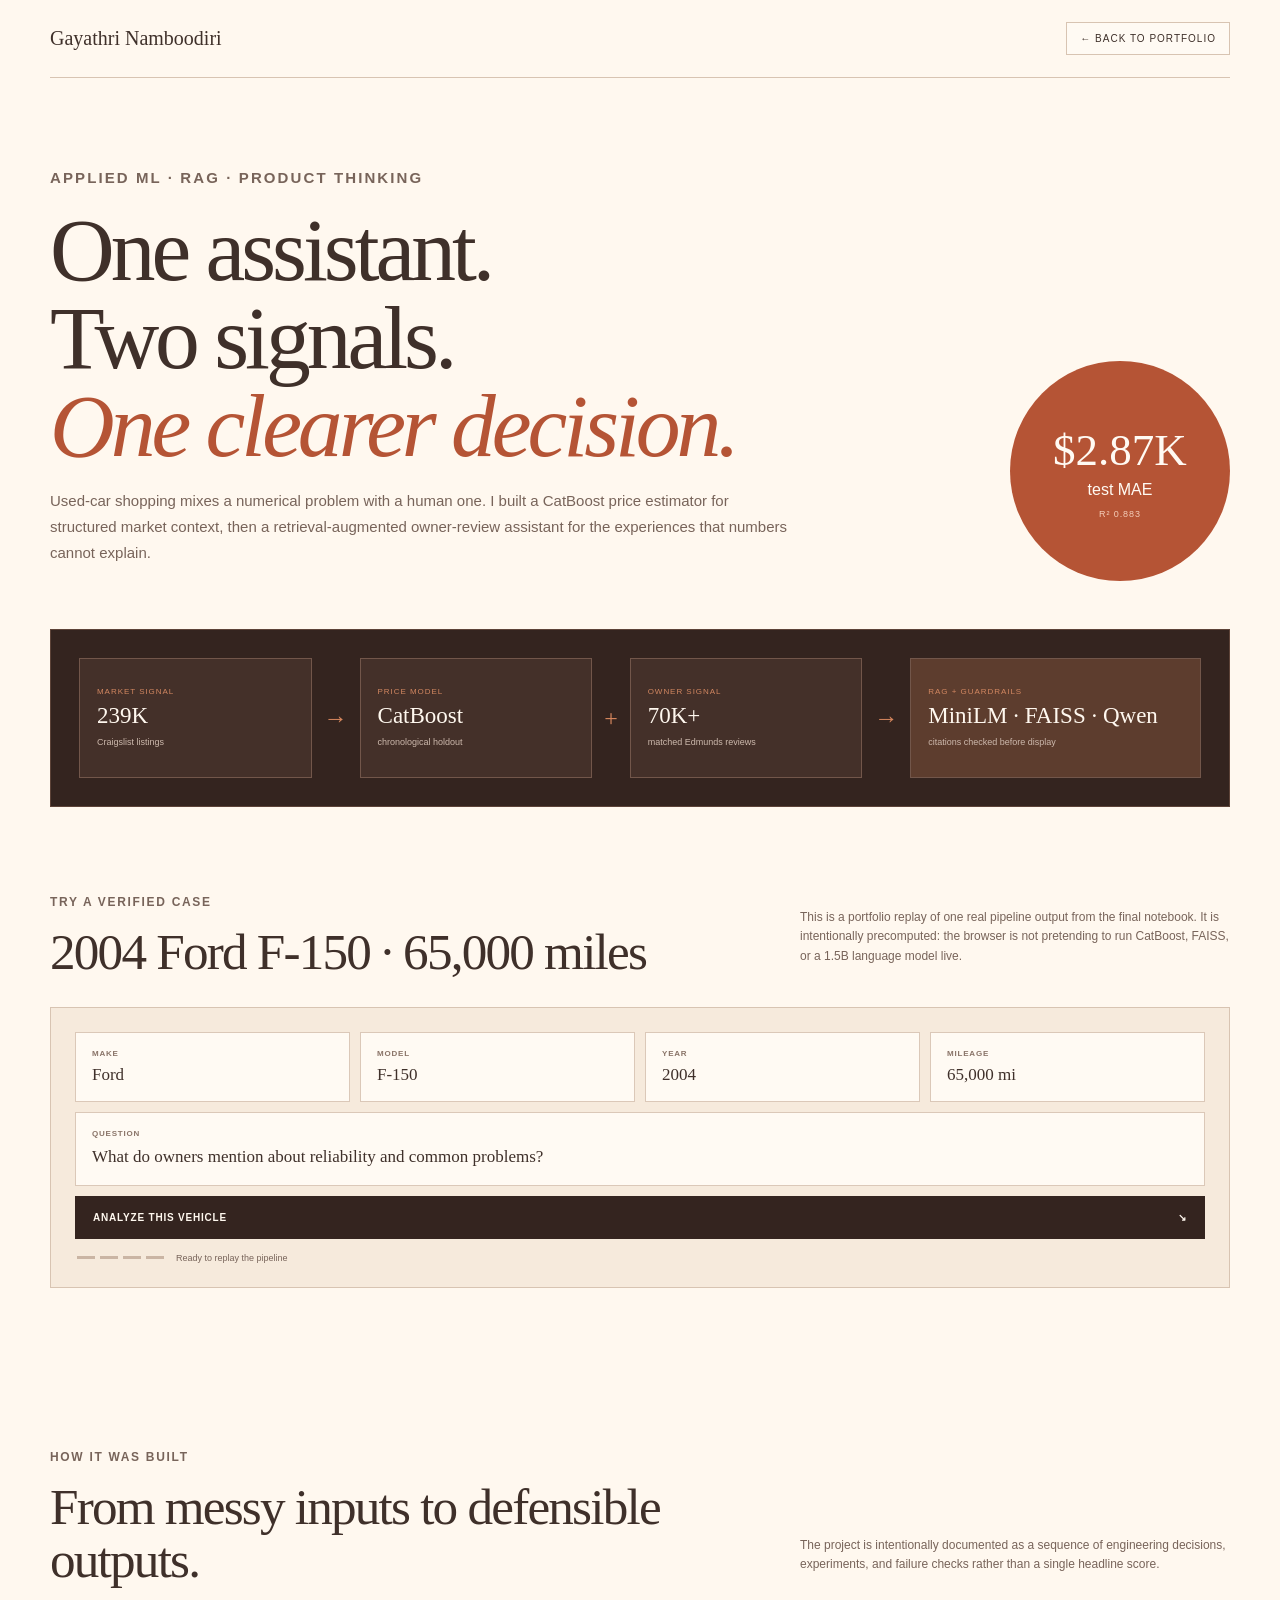
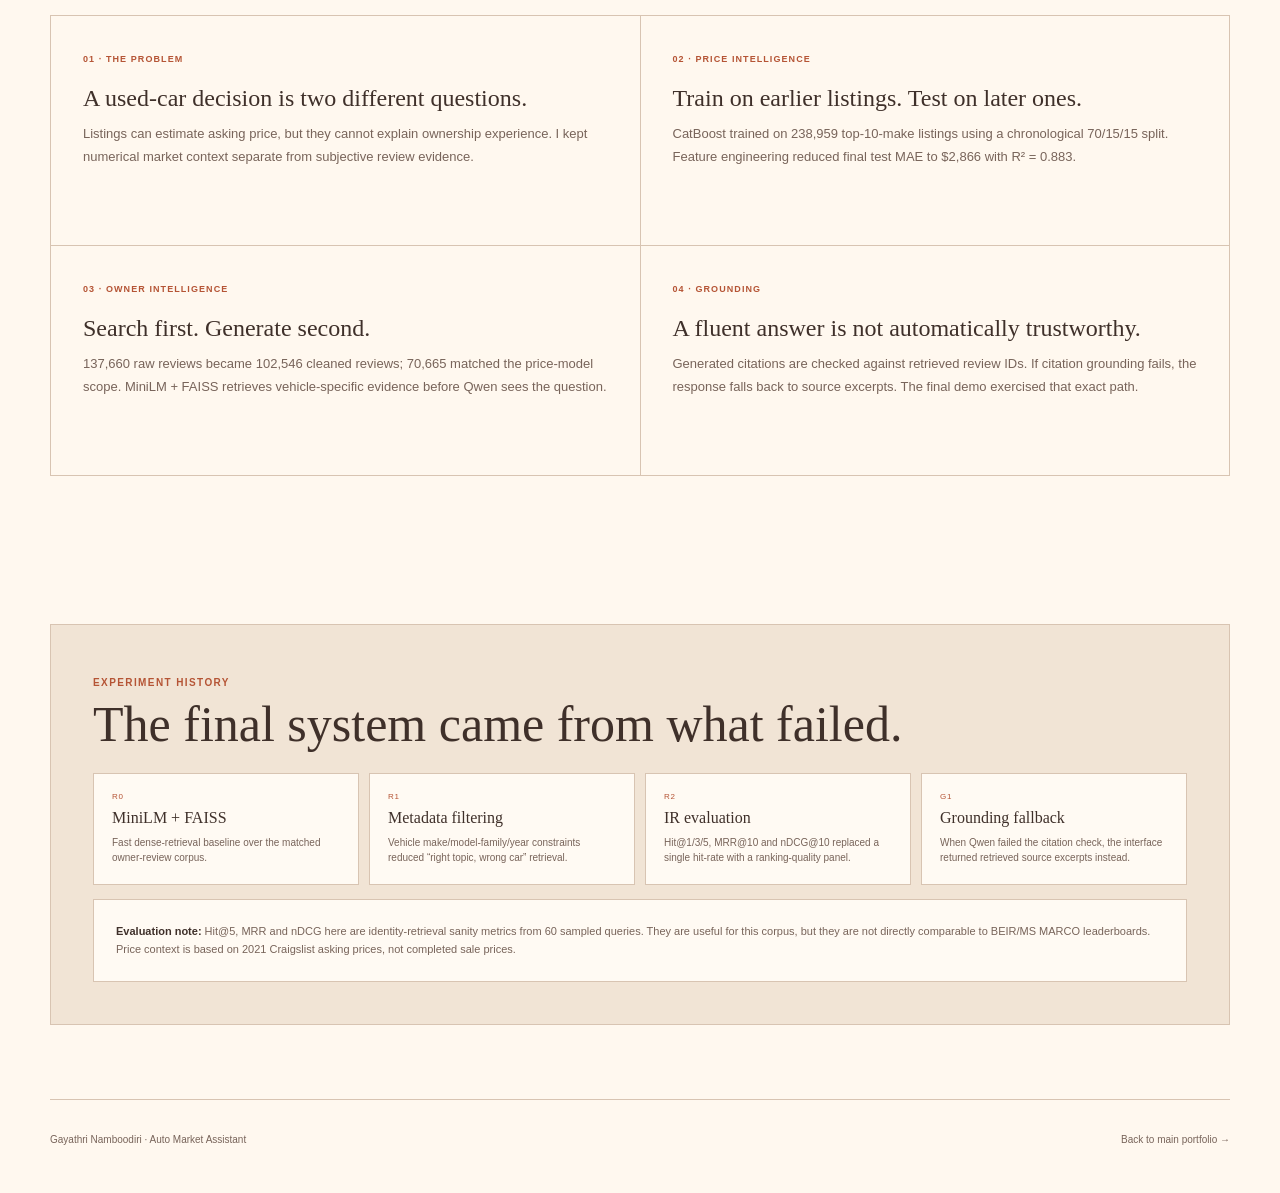
<file: auto-market-demo.html>
<!DOCTYPE html>
<html lang="en">
<head>
<meta charset="utf-8">
<meta name="viewport" content="width=device-width,initial-scale=1">
<title>Auto Market Assistant | Gayathri Namboodiri</title>
<meta name="description" content="Interactive portfolio demo of a used-car price model and grounded owner-review RAG system.">
<style>
:root{--cream:#fff8ef;--paper:#f6eadc;--sand:#ead7c5;--espresso:#34241f;--brown:#4a332b;--rust:#b55435;--rust2:#d5865d;--sage:#718464;--ink:#3f302a;--muted:#78645a;--line:#d8c4b2}
*{box-sizing:border-box}
html{scroll-behavior:smooth}
body{margin:0;background:var(--cream);color:var(--ink);font-family:Arial,Helvetica,sans-serif}
a{color:inherit;text-decoration:none}
.shell{width:min(1180px,calc(100% - 36px));margin:auto}
.topbar{display:flex;justify-content:space-between;align-items:center;padding:22px 0;border-bottom:1px solid var(--line)}
.brand{font:500 20px Georgia,serif}
.back{font-size:10px;text-transform:uppercase;letter-spacing:.1em;border:1px solid var(--line);padding:10px 13px;background:#fffaf3}
.hero{padding:72px 0 48px;display:grid;grid-template-columns:1.35fr .65fr;gap:54px;align-items:end}
.kicker{color:var(--rust);font-size:10px;font-weight:800;text-transform:uppercase;letter-spacing:.14em}
h1{margin:12px 0 18px;font:500 clamp(48px,7vw,92px)/.98 Georgia,serif;letter-spacing:-.045em}
h1 em{color:var(--rust);font-style:italic}
.hero p{color:var(--muted);max-width:740px;font-size:15px;line-height:1.75}
.heroMetric{background:var(--rust);color:#fffaf3;border-radius:50%;width:220px;height:220px;margin-left:auto;display:flex;flex-direction:column;align-items:center;justify-content:center;text-align:center}
.heroMetric strong{font:500 45px Georgia,serif}.heroMetric span{margin:5px 0 10px}.heroMetric small{color:#f4cdb9;text-transform:uppercase;font-size:9px;letter-spacing:.1em}
.storyline{background:var(--espresso);color:#fff8ef;padding:28px;border:1px solid #5d4338;display:grid;grid-template-columns:1fr auto 1fr auto 1fr auto 1.25fr;gap:12px;align-items:center}
.node{min-height:120px;border:1px solid #72564a;background:#443029;padding:17px;display:flex;flex-direction:column;justify-content:center}
.node small{color:#d28761;letter-spacing:.12em;font-size:8px}.node strong{font:500 23px Georgia,serif;margin:7px 0}.node span{color:#cdb9ad;font-size:9px;line-height:1.45}
.node.rag{background:#5d3d2e}.arrow,.plus{color:var(--rust2);font:500 24px Georgia,serif;text-align:center}
.section{padding:74px 0}
.sectionTitle{display:flex;justify-content:space-between;align-items:end;gap:28px;margin-bottom:28px}
.sectionTitle h2{margin:5px 0 0;font:500 clamp(34px,4vw,56px)/1.05 Georgia,serif;letter-spacing:-.035em}
.sectionTitle p{color:var(--muted);max-width:430px;font-size:12px;line-height:1.65}
.demoCard{background:var(--paper);border:1px solid var(--line);padding:24px}
.inputGrid{display:grid;grid-template-columns:repeat(4,1fr);gap:10px}
.inputGrid label,.question{background:#fffaf3;border:1px solid #dbc8b8;padding:16px}
.inputGrid label{display:flex;flex-direction:column;gap:7px}.inputGrid span,.question span{color:#8a7468;text-transform:uppercase;letter-spacing:.1em;font-size:8px;font-weight:800}
.inputGrid strong{font:500 17px Georgia,serif}.question{margin-top:10px;display:flex;flex-direction:column;gap:8px}.question strong{font:500 17px/1.35 Georgia,serif}
.run{width:100%;margin-top:10px;border:0;background:var(--espresso);color:#fff8ef;padding:16px 18px;display:flex;justify-content:space-between;cursor:pointer;text-transform:uppercase;letter-spacing:.08em;font-weight:700;font-size:10px}
.run:hover{background:var(--rust)}.run:disabled{opacity:.75;cursor:wait}
.runState{display:flex;align-items:center;gap:12px;padding:14px 2px 0;color:var(--muted);font-size:9px}
.track{display:grid;grid-template-columns:repeat(4,18px);gap:5px}.track i{height:3px;background:#cab5a4;transition:.25s}.track i.active{background:var(--rust);transform:scaleY(1.6)}
.results{max-height:0;opacity:0;overflow:hidden;transition:max-height .9s ease,opacity .45s ease,margin .45s ease}.results.show{max-height:2500px;opacity:1;margin-top:22px}
.resultGrid{display:grid;grid-template-columns:.9fr 1.1fr;gap:14px}
.card{background:#fffaf3;border:1px solid var(--line);padding:24px}
.cardTop{display:flex;justify-content:space-between;gap:12px;border-bottom:1px solid #eadacc;padding-bottom:13px;margin-bottom:18px}
.cardTop b{color:var(--rust);font-size:9px;text-transform:uppercase;letter-spacing:.1em}.cardTop small{color:var(--muted);font-size:8px}
.price{font:500 clamp(48px,6vw,74px)/.95 Georgia,serif;letter-spacing:-.04em}.priceSub{color:var(--muted);font-size:9px;text-transform:uppercase;letter-spacing:.09em}
.gauge{margin:28px 0}.labels{display:flex;justify-content:space-between;color:#8a7469;font-size:8px;margin-bottom:8px}.line{height:3px;background:#ccb4a0;position:relative}.dot{position:absolute;top:50%;border-radius:50%;transform:translate(-50%,-50%)}.estimate{left:27%;width:12px;height:12px;background:var(--rust);box-shadow:0 0 0 5px #b5543522}.median{left:54%;width:8px;height:8px;background:var(--espresso)}
.legend{display:flex;gap:16px;margin-top:10px;color:#77645a;font-size:8px}.legend span{display:flex;align-items:center;gap:6px}.legend i{width:7px;height:7px;border-radius:50%;display:inline-block}.legend .e{background:var(--rust)}.legend .m{background:var(--espresso)}
.minis{display:grid;grid-template-columns:repeat(3,1fr);gap:7px}.minis div{background:#f5e8db;padding:12px}.minis strong{display:block;font:500 14px Georgia,serif}.minis span{font-size:7px;text-transform:uppercase;letter-spacing:.08em;color:var(--muted)}
.evidence{font:500 17px/1.55 Georgia,serif;color:#58463f}.guard{background:#eef1e8;border:1px solid #cbd3c1;padding:14px;display:flex;gap:12px}.guardIcon{background:var(--sage);color:#fff;border-radius:50%;min-width:23px;height:23px;display:grid;place-items:center}.guard strong{display:block;color:#536149;font-size:10px;margin-bottom:4px}.guard span{color:#66705f;font-size:9px;line-height:1.55}
.sourceBtn{width:100%;margin-top:12px;padding:12px 14px;background:#f7ebde;border:1px solid #d7c0ae;display:flex;justify-content:space-between;cursor:pointer;color:var(--ink);font-size:9px;text-transform:uppercase;letter-spacing:.06em}.sourceBtn span{font-size:15px;transition:.25s}.sourceBtn.open span{transform:rotate(45deg)}
.sources{max-height:0;overflow:hidden;display:grid;gap:8px;transition:max-height .6s ease,margin .4s ease}.sources.open{max-height:1000px;margin-top:10px}.sources article{background:#fff;border:1px solid #e4d4c5;padding:12px}.sources article>div{display:flex;justify-content:space-between;gap:12px;color:#876f63;font-size:8px}.sources code{font-size:7px;color:#9a6c55}.sources strong{display:block;margin:7px 0 5px;font:500 13px Georgia,serif}.sources p{margin:0;color:#756158;font-size:9px;line-height:1.5}
.metrics{display:grid;grid-template-columns:repeat(6,1fr);border:1px solid #d4bdab;margin-top:14px}.metrics div{background:var(--brown);color:#fffaf3;border-right:1px solid #715346;padding:16px 12px}.metrics div:last-child{border-right:0}.metrics strong{display:block;font:500 21px Georgia,serif}.metrics span{color:#e6c6b3;font-size:8px;text-transform:uppercase;letter-spacing:.08em}.metrics small{display:block;color:#aa9488;font-size:7px;margin-top:4px}
.footnote{display:flex;justify-content:space-between;gap:20px;color:#846e63;font-size:8px;margin-top:10px;line-height:1.5}
.chapters{display:grid;grid-template-columns:repeat(2,1fr);border-top:1px solid var(--line);border-left:1px solid var(--line)}.chapters section{padding:32px;border-right:1px solid var(--line);border-bottom:1px solid var(--line);min-height:230px}.chapters span{color:var(--rust);font-size:9px;text-transform:uppercase;letter-spacing:.12em;font-weight:800}.chapters h3{font:500 24px/1.18 Georgia,serif;margin:18px 0 11px}.chapters p{margin:0;color:var(--muted);font-size:13px;line-height:1.7}
.experiment{background:#f1e4d5;padding:42px;border:1px solid var(--line)}.timeline{display:grid;grid-template-columns:repeat(4,1fr);gap:10px;margin-top:22px}.timeline div{background:#fffaf3;border:1px solid var(--line);padding:18px}.timeline b{font:500 16px Georgia,serif}.timeline span{display:block;color:var(--rust);font-size:8px;text-transform:uppercase;letter-spacing:.1em;margin-bottom:8px}.timeline p{color:var(--muted);font-size:10px;line-height:1.55;margin:8px 0 0}
.notice{background:#fffaf3;border:1px solid var(--line);padding:22px;margin-top:14px;color:var(--muted);font-size:11px;line-height:1.7}.notice strong{color:var(--ink)}
.footer{padding:34px 0 48px;border-top:1px solid var(--line);display:flex;justify-content:space-between;gap:18px;color:var(--muted);font-size:10px}
@media(max-width:900px){.hero{grid-template-columns:1fr}.heroMetric{margin-left:0}.storyline{grid-template-columns:1fr auto 1fr}.plus{grid-column:1/-1;transform:rotate(90deg)}.resultGrid{grid-template-columns:1fr}.metrics{grid-template-columns:repeat(3,1fr)}.timeline{grid-template-columns:1fr 1fr}}
@media(max-width:620px){.shell{width:min(100% - 22px,1180px)}.hero{padding-top:48px}.heroMetric{width:170px;height:170px}.storyline{grid-template-columns:1fr}.arrow{transform:rotate(90deg)}.plus{grid-column:auto}.inputGrid{grid-template-columns:1fr 1fr}.metrics{grid-template-columns:1fr 1fr}.chapters{grid-template-columns:1fr}.timeline{grid-template-columns:1fr}.sectionTitle,.footnote,.footer{flex-direction:column;align-items:flex-start}.cardTop{flex-direction:column}.minis{grid-template-columns:1fr}}
@media(prefers-reduced-motion:reduce){*{scroll-behavior:auto!important;transition:none!important}}
</style>
</head>
<body>
<div class="shell">
  <header class="topbar">
    <a class="brand" href="/">Gayathri Namboodiri</a>
    <a class="back" href="/">← Back to portfolio</a>
  </header>

  <section class="hero">
    <div>
      <p class="kicker">Applied ML · RAG · Product thinking</p>
      <h1>One assistant.<br>Two signals.<br><em>One clearer decision.</em></h1>
      <p>Used-car shopping mixes a numerical problem with a human one. I built a CatBoost price estimator for structured market context, then a retrieval-augmented owner-review assistant for the experiences that numbers cannot explain.</p>
    </div>
    <div class="heroMetric"><strong>$2.87K</strong><span>test MAE</span><small>R² 0.883</small></div>
  </section>

  <section class="storyline" aria-label="Auto Market Assistant architecture">
    <div class="node"><small>MARKET SIGNAL</small><strong>239K</strong><span>Craigslist listings</span></div>
    <div class="arrow">→</div>
    <div class="node"><small>PRICE MODEL</small><strong>CatBoost</strong><span>chronological holdout</span></div>
    <div class="plus">+</div>
    <div class="node"><small>OWNER SIGNAL</small><strong>70K+</strong><span>matched Edmunds reviews</span></div>
    <div class="arrow">→</div>
    <div class="node rag"><small>RAG + GUARDRAILS</small><strong>MiniLM · FAISS · Qwen</strong><span>citations checked before display</span></div>
  </section>
</div>

<section class="section">
  <div class="shell">
    <div class="sectionTitle">
      <div><p class="kicker">Try a verified case</p><h2>2004 Ford F-150 · 65,000 miles</h2></div>
      <p>This is a portfolio replay of one real pipeline output from the final notebook. It is intentionally precomputed: the browser is not pretending to run CatBoost, FAISS, or a 1.5B language model live.</p>
    </div>

    <div class="demoCard">
      <div class="inputGrid">
        <label><span>Make</span><strong>Ford</strong></label>
        <label><span>Model</span><strong>F-150</strong></label>
        <label><span>Year</span><strong>2004</strong></label>
        <label><span>Mileage</span><strong>65,000 mi</strong></label>
      </div>
      <div class="question"><span>Question</span><strong>What do owners mention about reliability and common problems?</strong></div>
      <button class="run" id="run"><span>Analyze this vehicle</span><b>↘</b></button>
      <div class="runState"><div class="track"><i></i><i></i><i></i><i></i></div><span id="runLabel">Ready to replay the pipeline</span></div>

      <div class="results" id="results">
        <div class="resultGrid">
          <section class="card">
            <div class="cardTop"><b>01 · Market value</b><small>CatBoost + comparables</small></div>
            <strong class="price">$10,739</strong>
            <p class="priceSub">model estimate</p>
            <div class="gauge">
              <div class="labels"><span>$9,500</span><span>$14,125</span></div>
              <div class="line"><i class="dot estimate"></i><i class="dot median"></i></div>
              <div class="legend"><span><i class="e"></i> estimate</span><span><i class="m"></i> median $11,995</span></div>
            </div>
            <div class="minis"><div><strong>60</strong><span>comparables</span></div><div><strong>$9.5K–$14.1K</strong><span>IQR range</span></div><div><strong>2021</strong><span>market year</span></div></div>
          </section>

          <section class="card">
            <div class="cardTop"><b>02 · Owner evidence</b><small>retrieved reviews</small></div>
            <p class="evidence">The retrieved evidence is mixed: one 2005 owner reported 5.4L engine issues involving spark plugs, timing/cam phasors, and a cylinder head; another early review reported an oil-pressure switch failure, while a high-rated retrieved source was titled “Great Truck - Zero Problems.”</p>
            <div class="guard"><div class="guardIcon">✓</div><div><strong>Citation guardrail activated</strong><span>Qwen did not cite reliably in this run, so the system fell back to retrieved excerpts instead of showing an unsupported summary.</span></div></div>
            <button class="sourceBtn" id="sourceBtn" aria-expanded="false"><span>Show retrieved evidence</span><span>+</span></button>
            <div class="sources" id="sources">
              <article><div><span>2005 · ★ 3.25</span><code>edm_95c73ef84557</code></div><strong>“let the buyer beware.....”</strong><p>Owner reports common 5.4L engine issues including spark plugs, timing/cam phasors, and a cylinder-head problem.</p></article>
              <article><div><span>2004</span><code>edm_9e0350ab472a</code></div><strong>“Ron's Review”</strong><p>Retrieved as same-family evidence for the reliability question.</p></article>
              <article><div><span>2003 · ★ 2.75</span><code>edm_08f6175402a2</code></div><strong>“New F-150, problems already”</strong><p>Owner reports an oil-pressure switch failure shortly after purchase.</p></article>
              <article><div><span>2003 · ★ 4.63</span><code>edm_478a7035be06</code></div><strong>“Very Nice Truck”</strong><p>Positive same-family evidence retained alongside negative experiences.</p></article>
              <article><div><span>2003 · ★ 4.88</span><code>edm_ab51561e2d35</code></div><strong>“Great Truck - Zero Problems”</strong><p>A high-rated source that keeps the retrieved evidence from becoming one-sided.</p></article>
            </div>
          </section>
        </div>

        <div class="metrics">
          <div><strong>$2,866</strong><span>price MAE</span><small>held-out test</small></div>
          <div><strong>0.883</strong><span>R²</span><small>price model</small></div>
          <div><strong>84.9%</strong><span>within $5K</span><small>held-out test</small></div>
          <div><strong>81.7%</strong><span>Hit@5</span><small>identity retrieval</small></div>
          <div><strong>0.626</strong><span>MRR@10</span><small>60 queries</small></div>
          <div><strong>18 ms</strong><span>retrieval</span><small>median</small></div>
        </div>
        <div class="footnote"><span>Demo run: retrieval 59 ms · generation 3.31 s · total 3.49 s on CUDA</span><span>Final response grounded by retrieved source IDs · fallback used</span></div>
      </div>
    </div>
  </div>
</section>

<section class="section">
  <div class="shell">
    <div class="sectionTitle"><div><p class="kicker">How it was built</p><h2>From messy inputs to defensible outputs.</h2></div><p>The project is intentionally documented as a sequence of engineering decisions, experiments, and failure checks rather than a single headline score.</p></div>
    <div class="chapters">
      <section><span>01 · The problem</span><h3>A used-car decision is two different questions.</h3><p>Listings can estimate asking price, but they cannot explain ownership experience. I kept numerical market context separate from subjective review evidence.</p></section>
      <section><span>02 · Price intelligence</span><h3>Train on earlier listings. Test on later ones.</h3><p>CatBoost trained on 238,959 top-10-make listings using a chronological 70/15/15 split. Feature engineering reduced final test MAE to $2,866 with R² = 0.883.</p></section>
      <section><span>03 · Owner intelligence</span><h3>Search first. Generate second.</h3><p>137,660 raw reviews became 102,546 cleaned reviews; 70,665 matched the price-model scope. MiniLM + FAISS retrieves vehicle-specific evidence before Qwen sees the question.</p></section>
      <section><span>04 · Grounding</span><h3>A fluent answer is not automatically trustworthy.</h3><p>Generated citations are checked against retrieved review IDs. If citation grounding fails, the response falls back to source excerpts. The final demo exercised that exact path.</p></section>
    </div>
  </div>
</section>

<section class="section">
  <div class="shell">
    <div class="experiment">
      <p class="kicker">Experiment history</p>
      <h2 style="margin:6px 0 0;font:500 clamp(32px,4vw,50px)/1.05 Georgia,serif">The final system came from what failed.</h2>
      <div class="timeline">
        <div><span>R0</span><b>MiniLM + FAISS</b><p>Fast dense-retrieval baseline over the matched owner-review corpus.</p></div>
        <div><span>R1</span><b>Metadata filtering</b><p>Vehicle make/model-family/year constraints reduced “right topic, wrong car” retrieval.</p></div>
        <div><span>R2</span><b>IR evaluation</b><p>Hit@1/3/5, MRR@10 and nDCG@10 replaced a single hit-rate with a ranking-quality panel.</p></div>
        <div><span>G1</span><b>Grounding fallback</b><p>When Qwen failed the citation check, the interface returned retrieved source excerpts instead.</p></div>
      </div>
      <div class="notice"><strong>Evaluation note:</strong> Hit@5, MRR and nDCG here are identity-retrieval sanity metrics from 60 sampled queries. They are useful for this corpus, but they are not directly comparable to BEIR/MS MARCO leaderboards. Price context is based on 2021 Craigslist asking prices, not completed sale prices.</div>
    </div>
  </div>
</section>

<div class="shell footer"><span>Gayathri Namboodiri · Auto Market Assistant</span><a href="/">Back to main portfolio →</a></div>

<script>
(function(){
  var run=document.getElementById('run'),results=document.getElementById('results'),label=document.getElementById('runLabel'),bars=document.querySelectorAll('.track i');
  run.addEventListener('click',function(){
    run.disabled=true; results.classList.remove('show'); bars.forEach(function(x){x.classList.remove('active')});
    var steps=['Reading structured vehicle features','Running CatBoost market estimate','Retrieving same-family owner reviews','Validating citations before display']; var i=0;
    function next(){if(i<steps.length){label.textContent=steps[i];bars[i].classList.add('active');i++;setTimeout(next,330)}else{label.textContent='Verified output ready · guardrail fallback used';results.classList.add('show');run.disabled=false;run.querySelector('span').textContent='Replay analysis'}}
    next();
  });
  var sb=document.getElementById('sourceBtn'),sources=document.getElementById('sources');
  sb.addEventListener('click',function(){var open=sources.classList.toggle('open');sb.classList.toggle('open',open);sb.setAttribute('aria-expanded',open?'true':'false');sb.firstElementChild.textContent=open?'Hide retrieved evidence':'Show retrieved evidence'});
})();
</script>
</body>
</html>
</file>
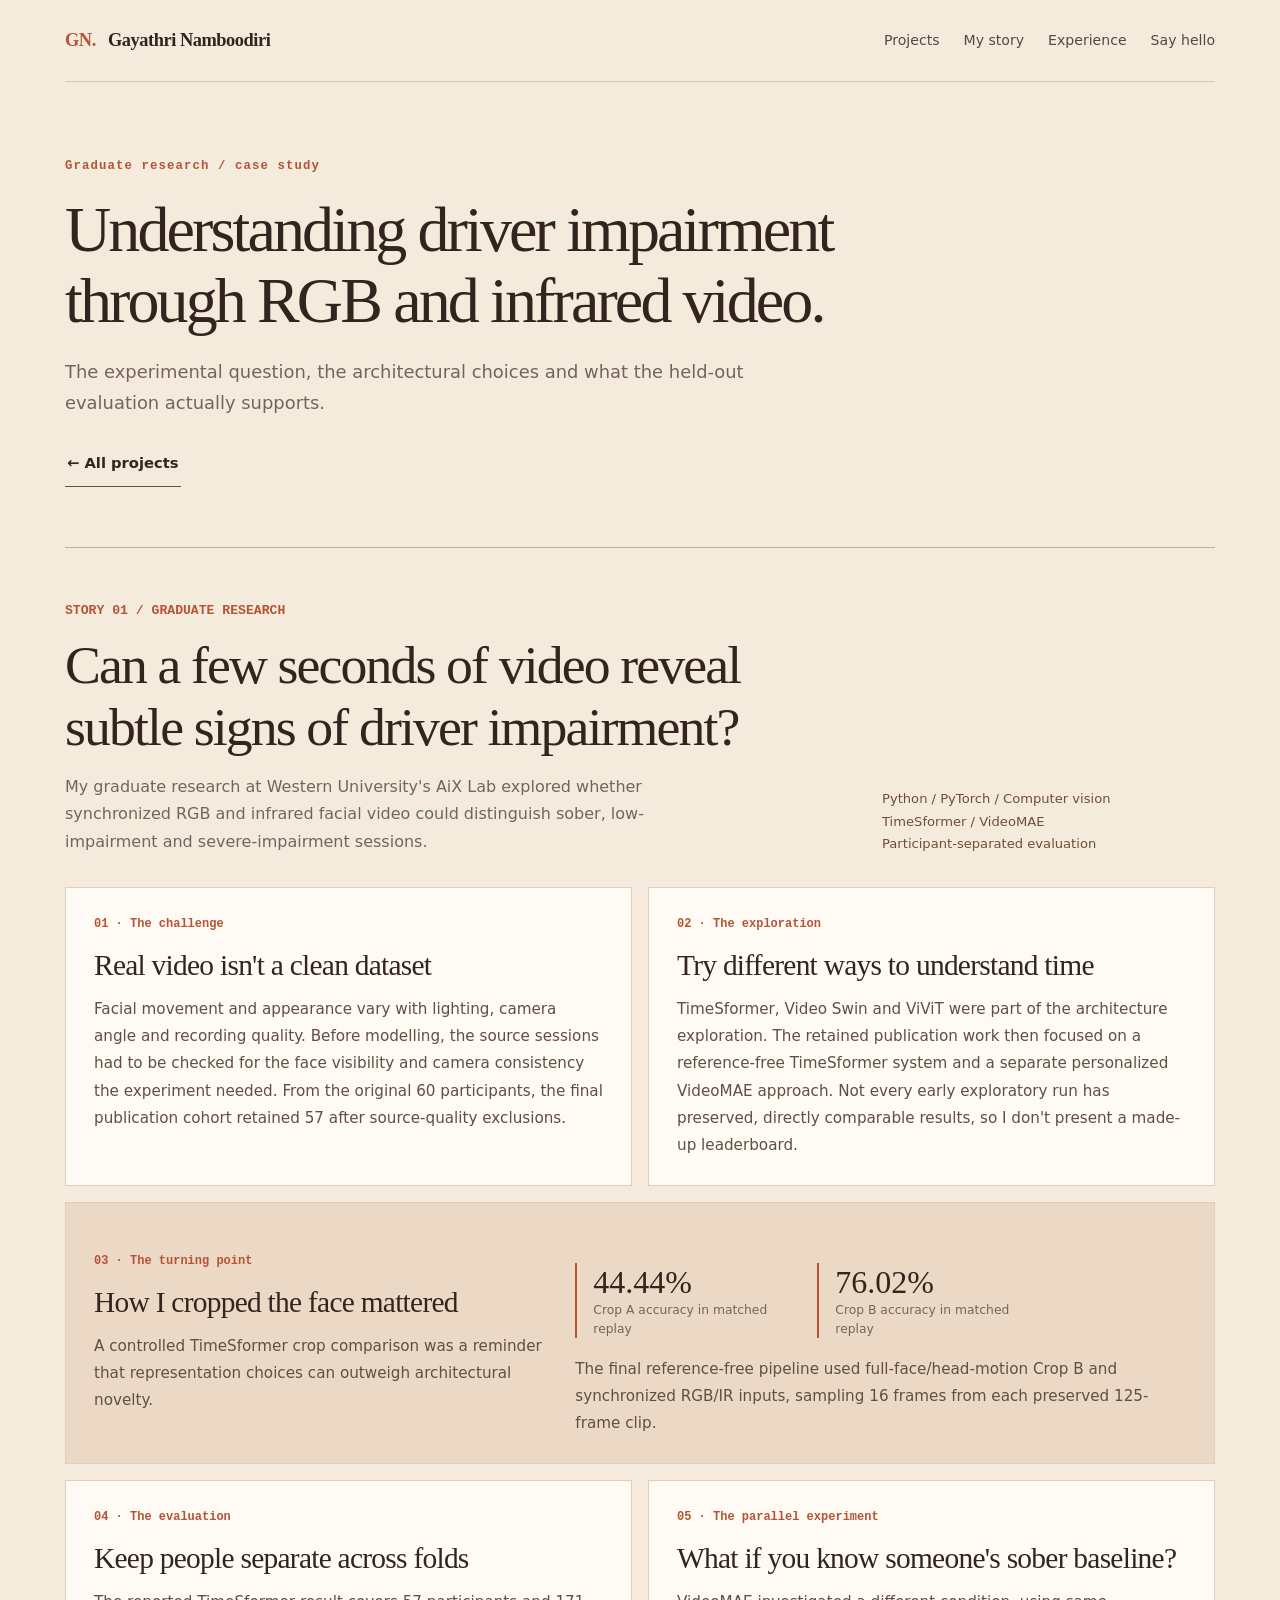
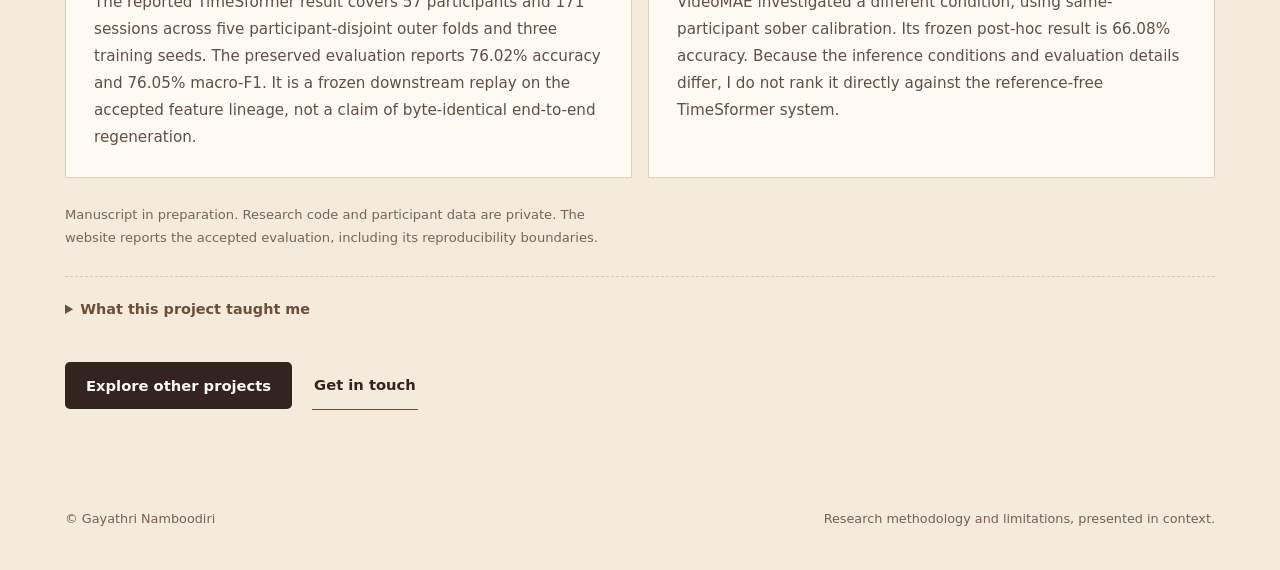
<file: driver-impairment-research.html>
<!doctype html>
<html lang="en">
<head>
<meta charset="utf-8">
<meta name="viewport" content="width=device-width, initial-scale=1">
<meta name="theme-color" content="#f5ebdd">
<meta name="description" content="Gayathri Namboodiri's RGB and infrared driver impairment research: experimental choices, evaluations and limitations.">
<title>Driver Impairment Research | Gayathri Namboodiri</title>
<link rel="stylesheet" href="/styles/coffee.css">
</head>
<body>
<div class="read-progress" aria-hidden="true" id="readProgress"></div>
<div class="shell">
<header class="nav">
<a class="brand" href="/" aria-label="Return to portfolio"><span>GN.</span> Gayathri Namboodiri</a>
<nav class="navlinks" aria-label="Main navigation"><a href="/#work">Projects</a><a href="/#story">My story</a><a href="/#experience">Experience</a><a href="/#contact">Say hello</a></nav>
</header>
<main id="top" class="research-page">
<div class="case-intro">
<div class="section-kicker">Graduate research / case study</div>
<h1>Understanding driver impairment through RGB and infrared video.</h1>
<p>The experimental question, the architectural choices and what the held-out evaluation actually supports.</p>
<a class="cta text" href="/#work">← All projects</a>
</div>
<article class="project" id="research" aria-labelledby="research-title">
<div class="project-heading reveal">
<div><span class="chapter-count">STORY 01 / GRADUATE RESEARCH</span>
<h2 class="section-title" id="research-title">Can a few seconds of video reveal subtle signs of driver impairment?</h2>
<p>My graduate research at Western University's AiX Lab explored whether synchronized RGB and infrared facial video could distinguish sober, low-impairment and severe-impairment sessions.</p></div>
<div class="project-tags">Python / PyTorch / Computer vision<br/>TimeSformer / VideoMAE<br/>Participant-separated evaluation</div>
</div>
<div class="story-grid">
<div class="chapter reveal"><div class="chapter-kicker">01 · The challenge</div><h3>Real video isn't a clean dataset</h3><p>Facial movement and appearance vary with lighting, camera angle and recording quality. Before modelling, the source sessions had to be checked for the face visibility and camera consistency the experiment needed. From the original 60 participants, the final publication cohort retained 57 after source-quality exclusions.</p></div>
<div class="chapter reveal"><div class="chapter-kicker">02 · The exploration</div><h3>Try different ways to understand time</h3><p>TimeSformer, Video Swin and ViViT were part of the architecture exploration. The retained publication work then focused on a reference-free TimeSformer system and a separate personalized VideoMAE approach. Not every early exploratory run has preserved, directly comparable results, so I don't present a made-up leaderboard.</p></div>
<div class="chapter featured reveal"><div><div class="chapter-kicker">03 · The turning point</div><h3>How I cropped the face mattered</h3><p>A controlled TimeSformer crop comparison was a reminder that representation choices can outweigh architectural novelty.</p></div><div>
<div class="evidence-row"><div class="evidence-number"><strong>44.44%</strong><span>Crop A accuracy in matched replay</span></div><div class="evidence-number"><strong>76.02%</strong><span>Crop B accuracy in matched replay</span></div></div>
<p style="margin-top:18px">The final reference-free pipeline used full-face/head-motion Crop B and synchronized RGB/IR inputs, sampling 16 frames from each preserved 125-frame clip.</p>
</div></div>
<div class="chapter reveal"><div class="chapter-kicker">04 · The evaluation</div><h3>Keep people separate across folds</h3><p>The reported TimeSformer result covers 57 participants and 171 sessions across five participant-disjoint outer folds and three training seeds. The preserved evaluation reports 76.02% accuracy and 76.05% macro-F1. It is a frozen downstream replay on the accepted feature lineage, not a claim of byte-identical end-to-end regeneration.</p></div>
<div class="chapter reveal"><div class="chapter-kicker">05 · The parallel experiment</div><h3>What if you know someone's sober baseline?</h3><p>VideoMAE investigated a different condition, using same-participant sober calibration. Its frozen post-hoc result is 66.08% accuracy. Because the inference conditions and evaluation details differ, I do not rank it directly against the reference-free TimeSformer system.</p></div>
</div>
<div class="project-bottom"><p>Manuscript in preparation. Research code and participant data are private. The website reports the accepted evaluation, including its reproducibility boundaries.</p></div>
<details class="disclosure"><summary>What this project taught me</summary><p>It reinforced that experimental design begins before training: with what is visible in the data, how it is cropped, who is allowed into a held-out fold and what a result actually supports. A more complex model isn't automatically a more defensible result.</p></details>
</article>
<div class="case-next"><a class="cta primary" href="/#work">Explore other projects</a><a class="cta text" href="/#contact">Get in touch</a></div>
</main>
<footer class="footer"><span>© Gayathri Namboodiri</span><span>Research methodology and limitations, presented in context.</span></footer>
</div>
<script src="/scripts/coffee-motion.js" defer></script>
</body></html>
</file>
<file: styles/coffee.css>
:root{color-scheme:light;--cream:#f5ebdd;--paper:#fffaf3;--espresso:#34241f;--coffee:#6f4e37;--rust:#b55435;--sage:#7f8b70;--muted:#76645a;--line:#d9c6b4;--soft:#ead8c6}
*{box-sizing:border-box}
html{scroll-behavior:smooth;scroll-padding-top:80px}
body{margin:0;background:var(--cream);color:var(--espresso);font:16px/1.72 "Segoe UI",system-ui,-apple-system,sans-serif;-webkit-font-smoothing:antialiased}
a{color:inherit;text-underline-offset:4px}
a:focus-visible,button:focus-visible,summary:focus-visible{outline:3px solid var(--rust);outline-offset:5px}
button{font:inherit}
.shell{width:min(1150px,calc(100% - 48px));margin:auto}
.read-progress{position:fixed;top:0;left:0;height:3px;width:100%;transform:scaleX(0);transform-origin:left center;background:var(--rust);z-index:100}
.nav{min-height:82px;display:flex;align-items:center;justify-content:space-between;gap:24px;border-bottom:1px solid var(--line)}
.brand{font-family:Georgia,serif;font-size:1.15rem;font-weight:bold;text-decoration:none;letter-spacing:-.025em}
.brand span{color:var(--rust);margin-right:8px}
.navlinks{display:flex;flex-wrap:wrap;gap:24px}
.navlinks a{font-size:.88rem;text-decoration:none;color:#59473e}
.navlinks a:hover{color:var(--rust)}
.hero{padding:78px 0 88px;display:grid;grid-template-columns:1fr 1fr;align-items:center;gap:min(7vw,90px);min-height:680px}
.eyebrow,.section-kicker{font:600 .77rem/1.4 "SFMono-Regular",Consolas,monospace;letter-spacing:.09em;color:var(--rust)}
.hero h1,.section-title,.chapter h3,.about-quote,.contact h2{font-family:Georgia,"Times New Roman",serif;font-weight:400}
.hero h1{font-size:clamp(3.7rem,5.8vw,6rem);line-height:1.04;letter-spacing:-.055em;margin:22px 0 24px}
.hero h1 em{font-weight:400;font-style:italic;color:var(--rust)}
.hero-text{color:#615047;font-size:1.08rem;line-height:1.8;max-width:560px}
.hero-actions{display:flex;gap:22px;align-items:center;flex-wrap:wrap;margin-top:30px}
.cta{display:inline-flex;align-items:center;justify-content:center;min-height:46px;padding:11px 21px;text-decoration:none;font-size:.92rem;font-weight:600;border-radius:5px;transition:transform .2s ease,background-color .2s ease}
.cta.primary{background:var(--espresso);color:var(--paper)}
.cta.primary:hover{background:#654235;transform:translateY(-2px)}
.cta.text{border-bottom:1px solid var(--coffee);padding-inline:2px;border-radius:0}
.cta.text:hover{color:var(--rust)}
.handwritten{font:italic 1rem/1.5 Georgia,serif;color:var(--coffee);margin:24px 0 0}
/* One hero visual, one hierarchy. The original illustration already contains the coloured charts. */
.portrait-wrap{width:100%;max-width:500px;margin:0;justify-self:center;min-width:0;perspective:1000px}
.portrait-stage{overflow:hidden;position:relative;isolation:isolate;border-radius:44% 44% 18px 18px / 29% 29% 18px 18px;background:var(--cream);box-shadow:0 22px 46px -32px rgba(52,36,31,.28);transform:rotateX(var(--tilt-y,0deg)) rotateY(var(--tilt-x,0deg)) translateY(var(--lift,0px));transition:transform .65s cubic-bezier(.2,.75,.25,1),box-shadow .65s ease;will-change:transform}
.portrait-stage img{display:block;width:100%;height:auto;max-height:none;object-fit:contain}
.portrait-caption{margin-top:14px;text-align:center;font:italic .9rem/1.5 Georgia,serif;color:var(--muted)}
@media(hover:hover) and (pointer:fine) and (prefers-reduced-motion:no-preference){
  .portrait-wrap:hover .portrait-stage{--lift:-5px;box-shadow:0 30px 55px -30px rgba(52,36,31,.32)}
}
.ticker{overflow:hidden;background:var(--espresso);color:var(--cream);white-space:nowrap;font:500 .76rem/1.4 Consolas,monospace;letter-spacing:.09em;padding:15px 0}
.ticker-inner{width:max-content;animation:ticker 42s linear infinite}
.ticker-inner span{padding-right:56px}
.ticker-inner i{font-style:normal;color:#d6a784;padding:0 24px}
@keyframes ticker{to{transform:translateX(-50%)}}
section{padding:92px 0;border-bottom:1px solid var(--line)}
.section-title{font-size:clamp(2.45rem,4.2vw,4rem);line-height:1.16;letter-spacing:-.035em;margin:16px 0 26px}
.section-intro{max-width:780px;font-size:1.1rem;color:#66534b;line-height:1.86}
.personal-grid{display:grid;grid-template-columns:minmax(230px,.65fr) minmax(0,1.35fr);gap:80px;align-items:start}
.personal-aside{position:sticky;top:36px}
.personal-aside .small-note{font:italic 1.2rem Georgia,serif;color:var(--coffee)}
.personal-aside .line{height:1px;background:var(--line);margin:26px 0}
.personal-aside p{color:var(--muted);font-size:.85rem}
.personal-copy p{font-size:1.1rem;line-height:1.9;color:#574740;margin:0 0 24px}
.personal-copy strong{color:var(--espresso)}
.path-strip{display:grid;grid-template-columns:repeat(3,minmax(0,1fr));gap:24px;margin-top:40px}
.path-strip div{border-top:2px solid var(--coffee);padding-top:18px}
.path-strip strong{display:block;font-size:.92rem;margin-bottom:8px}
.path-strip span{display:block;font-size:.84rem;color:var(--muted)}
.works-header{max-width:840px}
.project{margin-top:68px;padding-top:55px;border-top:1px solid #c6ad99}
.project-heading{display:grid;grid-template-columns:minmax(0,1.4fr) minmax(220px,.6fr);gap:40px;align-items:end;margin-bottom:32px}
.project-heading .section-title{margin-bottom:14px}
.project-heading p{color:var(--muted);max-width:650px;margin:0;font-size:1rem}
.chapter-count{display:block;font:600 .82rem Consolas,monospace;color:var(--rust);margin-bottom:14px}
.project-tags{font-size:.82rem;color:var(--coffee);line-height:1.7}
.story-grid{display:grid;grid-template-columns:repeat(2,minmax(0,1fr));gap:16px}
.chapter{background:var(--paper);border:1px solid #e0cdbc;padding:28px 28px 26px;min-width:0;transition:border-color .25s ease,box-shadow .25s ease,transform .35s cubic-bezier(.2,.75,.25,1)}\n@media(hover:hover) and (prefers-reduced-motion:no-preference){.chapter:not(.featured):hover{border-color:#c7a78d;box-shadow:0 12px 30px -24px rgba(52,36,31,.35);transform:translateY(-2px)}}
.chapter.featured{grid-column:1/-1;background:#ecd9c5;display:grid;grid-template-columns:.85fr 1.15fr;gap:30px;align-items:center}
.chapter-kicker{font:600 .75rem/1.4 Consolas,monospace;color:var(--rust)}
.chapter h3{font-size:clamp(1.5rem,2.3vw,2.12rem);line-height:1.3;letter-spacing:-.025em;margin:13px 0 12px}
.chapter p{color:#614e44;margin:0;line-height:1.78;font-size:.95rem}
.chapter p+p{margin-top:14px}
.chapter ul{margin:16px 0 0;padding-left:18px;color:#614e44;font-size:.93rem}
.chapter li{margin-bottom:8px}
/* Two distinct ML workflows, with connectors that never wrap away from their nodes. */
.pipeline-diagram{display:grid;gap:20px;min-width:0}
.pipeline-track{min-width:0}
.pipeline-track+.pipeline-track{padding-top:20px;border-top:1px solid #d1b7a0}
.pipeline-label{display:flex;align-items:center;flex-wrap:wrap;gap:8px;margin:0 0 12px;color:var(--espresso)}
.pipeline-label strong{font-size:.83rem;font-weight:700;letter-spacing:.01em}
.pipeline-label small{margin-left:auto;font-size:.72rem;color:var(--muted)}
.pipeline-marker{width:8px;height:8px;flex:0 0 8px;border-radius:50%;background:var(--rust)}
.pipeline-steps{list-style:none;display:grid;grid-template-columns:repeat(3,minmax(0,1fr));gap:22px;margin:0;padding:0}
.pipeline-steps li{position:relative;min-width:0;padding:13px 12px;background:var(--paper);border:1px solid #d0b59c;border-radius:6px}
.pipeline-steps li:not(:last-child)::after{content:"";position:absolute;left:calc(100% + 1px);top:50%;width:20px;border-top:1.5px solid var(--rust)}
.pipeline-steps li:not(:last-child)::before{content:"";position:absolute;left:calc(100% + 16px);top:calc(50% - 3px);width:5px;height:5px;border-right:1.5px solid var(--rust);border-top:1.5px solid var(--rust);transform:rotate(45deg)}
.pipeline-steps li span{display:block;margin-bottom:5px;color:var(--muted);font:600 .65rem/1.4 Consolas,monospace;text-transform:uppercase;letter-spacing:.055em}
.pipeline-steps li strong{display:block;font-size:.8rem;font-weight:650;line-height:1.4;overflow-wrap:break-word}
@media(max-width:600px){.pipeline-steps{grid-template-columns:1fr;gap:18px}.pipeline-steps li{padding:11px 14px}.pipeline-steps li:not(:last-child)::after{left:20px;top:100%;height:17px;width:0;border-top:0;border-left:1.5px solid var(--rust)}.pipeline-steps li:not(:last-child)::before{left:17px;top:calc(100% + 12px);transform:rotate(135deg)}.pipeline-label small{margin-left:0}}

.evidence-row{display:flex;gap:14px;flex-wrap:wrap;margin:32px 0 0}
.evidence-number{border-left:2px solid var(--rust);padding:0 20px 0 16px}
.evidence-number strong{display:block;font:400 2rem/1.2 Georgia,serif;font-variant-numeric:tabular-nums}
.evidence-number span{display:block;font-size:.77rem;color:var(--muted);max-width:190px;line-height:1.5}
.project-bottom{display:flex;align-items:center;justify-content:space-between;flex-wrap:wrap;gap:20px;margin-top:26px}
.project-bottom p{font-size:.82rem;color:var(--muted);max-width:540px;margin:0}
.project-bottom a{font-weight:600;color:var(--coffee)}
.project-bottom a:hover{color:var(--rust)}
.disclosure{margin-top:26px;border-top:1px dashed var(--line);padding-top:20px}
.disclosure summary{font-weight:600;color:var(--coffee);font-size:.9rem;cursor:pointer}
.disclosure p{margin:14px 0 0;max-width:900px;color:var(--muted);font-size:.88rem}
.interest-grid{display:grid;grid-template-columns:repeat(2,minmax(0,1fr));gap:36px}
.about-quote{font-size:clamp(1.9rem,3.3vw,3.1rem);line-height:1.3;letter-spacing:-.025em;margin:0}
.interests{display:grid;grid-template-columns:1fr 1fr;gap:12px}
.interests div{background:#fdf7ee;border:1px solid var(--line);padding:18px}
.interests b{display:block;font-size:.96rem;margin-bottom:7px}
.interests span{display:block;color:var(--muted);font-size:.83rem}
/* Experience: restrained, readable editorial rows. */
.experience-section .section-title{margin-bottom:14px}
.experience-section .section-intro{max-width:630px;font-size:1rem;line-height:1.7;margin:0}
.experience-list{margin-top:39px;border-top:1px solid var(--line)}
.experience-entry{display:grid;grid-template-columns:minmax(170px,.32fr) minmax(0,1fr);column-gap:clamp(36px,6vw,100px);padding:33px 0 35px;border-bottom:1px solid var(--line);align-items:start}
.experience-meta{display:flex;flex-direction:column;gap:9px;padding-top:4px}
.experience-meta time{color:var(--rust);font:600 .75rem/1.5 Consolas,monospace;letter-spacing:.045em}
.experience-meta span{font-size:.85rem;line-height:1.45;color:var(--muted)}
.experience-main{min-width:0;max-width:680px}
.experience-main h3{font:400 clamp(1.35rem,2.1vw,1.72rem)/1.25 Georgia,serif;letter-spacing:-.025em;margin:0 0 10px}
.experience-main h3 span{font:400 .88rem/1.45 "Segoe UI",system-ui,-apple-system,sans-serif;letter-spacing:0;color:var(--muted);margin-left:10px}
.experience-main>p{font-size:.91rem;line-height:1.7;max-width:650px;color:#66534b;margin:0}
.experience-detail{margin-top:12px}
.experience-detail summary{display:inline-flex;align-items:center;gap:10px;cursor:pointer;list-style:none;color:var(--coffee);font-size:.83rem;font-weight:650;line-height:1.5;padding:5px 0}
.experience-detail summary::-webkit-details-marker{display:none}
.experience-detail summary::after{content:'↗';font-size:.91rem;font-weight:400;transition:transform .2s ease}
.experience-detail[open] summary::after{content:'↘'}
.experience-detail summary:hover{color:var(--rust)}
.experience-detail summary:focus-visible{outline:2px solid var(--rust);outline-offset:3px}
.experience-more{max-width:640px;padding:16px 0 3px}
.experience-more p{color:var(--muted);font-size:.9rem;line-height:1.78;margin:0}
.experience-more a{display:inline-block;color:var(--rust);font-size:.85rem;font-weight:600;margin-top:14px;text-decoration-thickness:1px}
@media(max-width:720px){.experience-list{margin-top:28px}.experience-entry{grid-template-columns:1fr;gap:11px;padding:25px 0 27px}.experience-meta{flex-direction:row;gap:14px;align-items:center;padding-top:0}.experience-meta span{font-size:.8rem}.experience-main h3 span{display:block;margin:4px 0 0}.experience-main>p{font-size:.9rem}.experience-more{padding-top:12px}}
.contact{background:var(--espresso);color:var(--cream);margin:0;padding:100px 0;border-bottom:0}
.contact .section-kicker{color:#d7ab84}
.contact h2{font-size:clamp(3rem,5vw,5rem);letter-spacing:-.045em;line-height:1.13;margin:20px 0}
.contact p{max-width:660px;color:#e0cbbc;font-size:1.02rem}
.contact-actions{display:flex;flex-wrap:wrap;gap:24px;align-items:center;margin-top:32px}
.contact-actions a{color:var(--cream)}
.contact-actions .cta.primary{background:var(--cream);color:var(--espresso)}
.contact-actions .cta.primary:hover{background:#fff}
.footer{display:flex;justify-content:space-between;gap:22px;flex-wrap:wrap;padding:28px 0 40px;color:#756052;font-size:.8rem}
.footer a{color:var(--coffee)}
.has-js .reveal{opacity:0;transform:translateY(22px);transition:opacity .65s ease,transform .65s ease}
.has-js .reveal.in-view{opacity:1;transform:none}
@media(max-width:960px){.hero{grid-template-columns:1.1fr .9fr;gap:28px}.portrait-wrap{max-width:500px}.personal-grid{gap:38px}.chapter.featured{grid-template-columns:1fr}.project-heading{grid-template-columns:1fr}}
@media(max-width:720px){.shell{width:calc(100% - 32px)}.nav{min-height:76px;align-items:flex-start;flex-direction:column;gap:12px;padding:15px 0}.navlinks{gap:15px}.hero{grid-template-columns:1fr;padding:52px 0 56px;min-height:auto}.hero h1{font-size:clamp(3.15rem,12vw,4.7rem)}.portrait-wrap{max-width:450px;margin-top:18px}.personal-grid,.story-grid,.interest-grid,.experience{grid-template-columns:1fr}.personal-aside{position:static}.path-strip{grid-template-columns:1fr;gap:16px}.chapter.featured{grid-column:auto}.interests{grid-template-columns:1fr 1fr}.contact{padding:70px 0}.project-heading{gap:12px}.project{margin-top:44px;padding-top:40px}section{padding:64px 0}.ticker-inner{animation-duration:60s}}
@media(max-width:430px){.navlinks{gap:12px}.navlinks a{font-size:.8rem}.portrait-wrap{max-width:100%}.chapter{padding:20px}.evidence-number{min-width:45%}.interests{grid-template-columns:1fr}}
@media(prefers-reduced-motion:reduce){
  html{scroll-behavior:auto}
  .portrait-stage{transform:none!important;transition:none!important;will-change:auto}
  .ticker-inner,.hero-copy{animation:none!important}
  .has-js .reveal{opacity:1;transform:none;transition:none}
  .cta{transition:none}
}

/* Recruiter-first project index: one clear outcome and one next action per card. */
.featured-work{padding-top:82px}
.feature-grid{display:grid;grid-template-columns:repeat(2,minmax(0,1fr));gap:18px;margin-top:34px}
.feature-card{display:flex;flex-direction:column;min-width:0;min-height:310px;padding:29px 30px;background:var(--paper);border:1px solid var(--line);border-radius:10px;transition:border-color .25s ease,transform .3s ease,box-shadow .3s ease}
.feature-topline{display:flex;justify-content:space-between;gap:12px;flex-wrap:wrap;color:var(--rust);font:600 .72rem/1.5 Consolas,monospace;letter-spacing:.025em}
.feature-topline span:last-child{color:var(--muted);font-weight:400}
.feature-card h3{font:400 clamp(1.7rem,2.5vw,2.25rem)/1.2 Georgia,serif;letter-spacing:-.025em;margin:23px 0 13px}
.feature-card p{max-width:530px;color:#655248;font-size:.95rem;line-height:1.72;margin:0}
.feature-proof{display:flex;gap:15px;align-items:center;margin-top:auto;padding-top:27px}
.feature-proof strong{font:400 clamp(1.85rem,3vw,2.4rem)/1.15 Georgia,serif;white-space:nowrap;font-variant-numeric:tabular-nums;color:var(--espresso)}
.feature-proof span{max-width:210px;color:var(--muted);font-size:.78rem;line-height:1.5}
.feature-card .feature-stack{margin-top:20px;font:.78rem/1.6 Consolas,monospace;color:var(--coffee)}
.feature-link{display:inline-flex;align-items:center;gap:7px;align-self:flex-start;color:var(--coffee);font-size:.89rem;font-weight:650;text-decoration:none;border-bottom:1px solid #b9987e;padding:0 0 5px;margin-top:21px}
.feature-link:hover{color:var(--rust);border-color:var(--rust)}
.feature-actions{display:flex;gap:14px 24px;align-items:baseline;flex-wrap:wrap}
.feature-actions .feature-link-secondary{font-size:.81rem;color:var(--muted);border-bottom-color:var(--line)}
.feature-card-wide{grid-column:1/-1;min-height:0;display:grid;grid-template-columns:minmax(0,1.4fr) minmax(230px,.6fr);gap:36px;align-items:center}
.feature-card-wide h3{margin-top:14px}
.feature-wide-right{display:flex;flex-direction:column;align-items:flex-start}
.feature-wide-right .feature-proof{padding-top:0;margin-top:0}
.feature-wide-right .feature-link{margin-top:26px}
.short-story .personal-copy p{margin-bottom:17px}
.case-intro{padding:76px 0 0;max-width:900px}
.case-intro h1{font:400 clamp(2.65rem,5vw,4.6rem)/1.1 Georgia,serif;letter-spacing:-.045em;margin:20px 0}
.case-intro p{font-size:1.12rem;line-height:1.75;color:var(--muted);max-width:700px;margin:0 0 20px}
.research-page .project{margin-top:60px}
.case-next{display:flex;flex-wrap:wrap;gap:20px;align-items:center;padding:40px 0 70px}
@media(hover:hover) and (prefers-reduced-motion:no-preference){.feature-card:hover{transform:translateY(-3px);border-color:#c5a38a;box-shadow:0 18px 40px -34px rgba(52,36,31,.4)}}
@media(max-width:800px){.feature-grid{grid-template-columns:1fr}.feature-card-wide{grid-column:auto;grid-template-columns:1fr;gap:23px}.feature-wide-right{gap:0}.feature-wide-right .feature-proof{padding-top:0}}
@media(max-width:430px){.feature-card{padding:22px;min-height:0}.feature-topline{gap:5px}.feature-proof{align-items:flex-start;flex-direction:column;gap:6px}.case-intro{padding-top:55px}}
</file>
